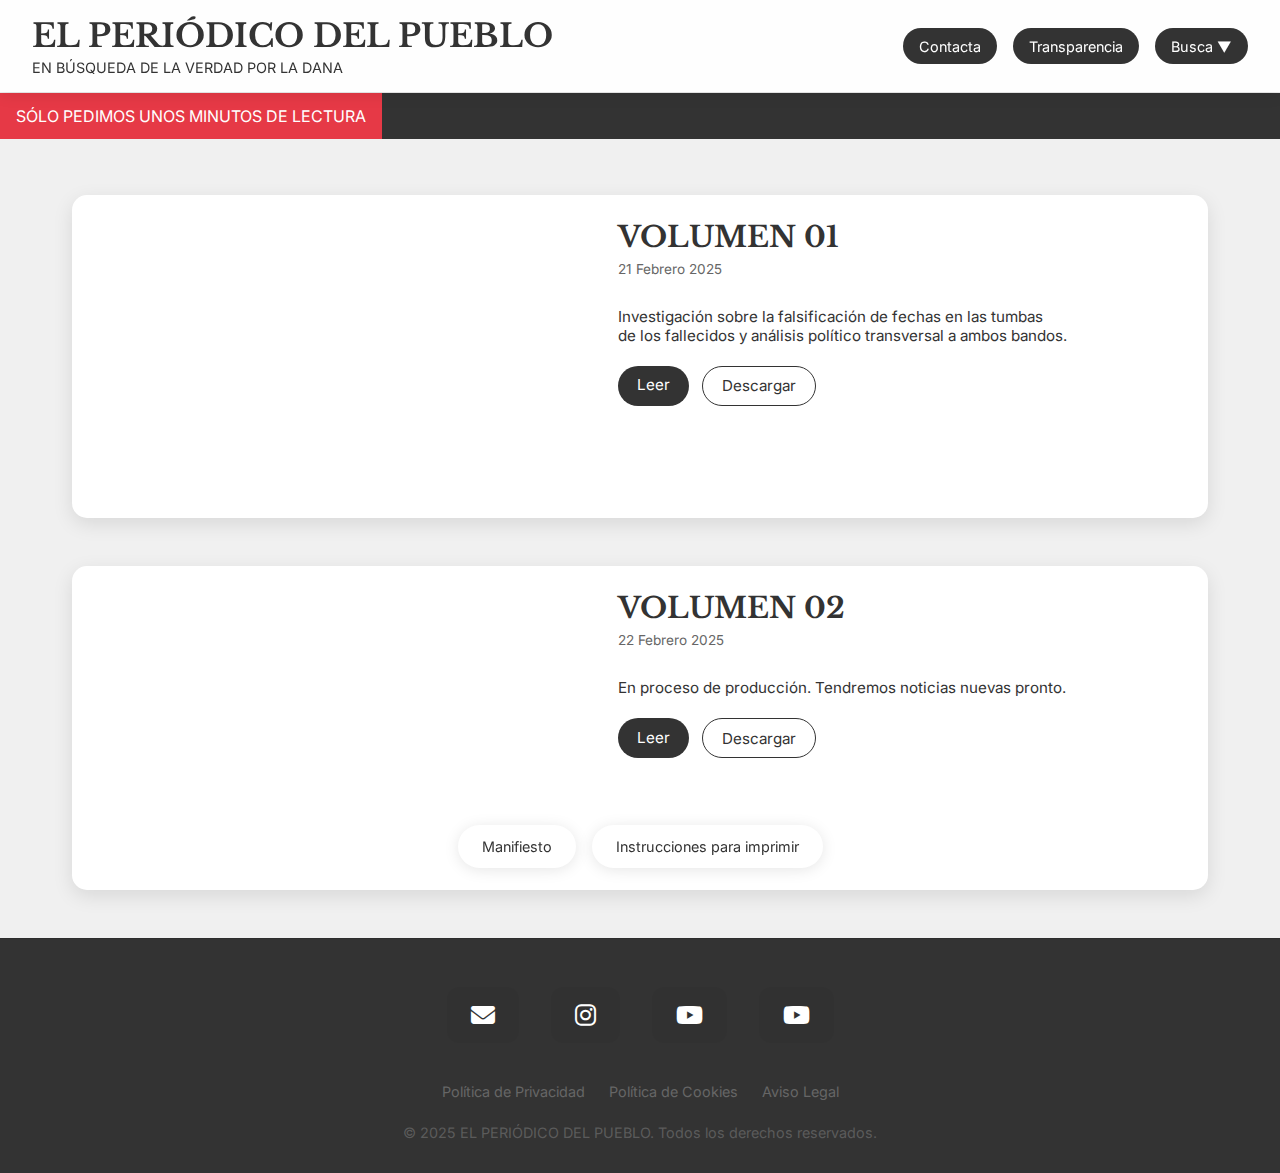
<file: index.html>
<!DOCTYPE html>
<html lang="es">
<head>
  <meta charset="UTF-8">
  <meta name="viewport" content="width=device-width, initial-scale=1.0">
  <title>EL PERIÓDICO DEL PUEBLO</title>
  <link rel="stylesheet" href="styles.css">
  <link href="https://fonts.googleapis.com/css2?family=Libre+Baskerville:wght@700&family=Inter:wght@100;400;500&display=swap" rel="stylesheet">
  <link rel="stylesheet" href="https://cdnjs.cloudflare.com/ajax/libs/font-awesome/6.5.1/css/all.min.css">
  <!-- Favicon con emoji de periódico -->
  <link rel="icon" href="data:image/svg+xml,
  <svg xmlns='http://www.w3.org/2000/svg' viewBox='0 0 24 24' width='64' height='64'>
      <text y='20' font-size='18' text-anchor='middle' x='50%'>📰</text>
  </svg>" type="image/svg+xml">
  <meta name="theme-color" content="#333333">
  <meta name="description" content="El Periódico del Pueblo - Noticias y actualidad">
  <link rel="preload" href="styles.css" as="style">
</head>
<body>
  <!-- ===== HEADER ===== -->
  <header class="navbar">
    <div class="brand">
      <a href="#posts" class="home-button">
        <h1 class="title">EL PERIÓDICO DEL PUEBLO</h1>
      </a>
      <p class="subtitle">EN BÚSQUEDA DE LA VERDAD POR LA DANA</p>
    </div>
    <nav class="nav-buttons">
      <a href="contacta_con_nosotros.html" class="nav-button">
        <span class="contact-text-long">Contacta</span>
      </a>
      <a href="transparencia.html" class="nav-button">Transparencia</a>
      <div class="dropdown">
        <button 
          class="dropdown-toggle" 
          id="dropdownBtn" 
          aria-haspopup="true" 
          aria-expanded="false"
          aria-controls="dropdownMenu">
          <span class="volumes-text"></span> ▼
        </button>
        <ul class="dropdown-menu" id="dropdownMenu">
          <li><a href="volumen01.html" class="dropdown-item">Volumen 01 - 21 Feb 2025</a></li>
          <li><a href="volumen02.html" class="dropdown-item">Volumen 02 - 22 Feb 2025</a></li>
        </ul>
      </div>
    </nav>
  </header>

  <!-- ===== LECTURA ROW ===== -->
  <section class="manifesto-row">
    <div class="manifesto-title-box">
      <p>SÓLO PEDIMOS UNOS MINUTOS DE LECTURA</p>
    </div>
    <div class="manifesto-scroll-box">
      <div class="scrolling-text">
        <p>
          Este diario ha sido redactado por gente que simplemente quiere que se la escuche. Lleno de preguntas que consideramos legítimas y un trabajo de investigación particular. <strong>Madres de niños que ya no están</strong>, hermanas que perdieron la mitad de sus vidas y afectados del pueblo y voluntarios en general con una tristeza que nos consume lentamente. Cansados de los sesgos políticos y con ganas de respuestas, nos hacemos cuestiones que creemos que nos acercan a la verdad.
        </p>
      </div>
    </div>
  </section>

  <!-- ===== POSTS CONTAINER (dos posts en columna vertical) ===== -->
  <section class="posts-container" id="posts">
    <article class="edition-card">
      <div class="post-grid">
        <div class="video-placeholder">
          <iframe 
            src="https://www.youtube.com/embed/5iU9fgIyoEM" 
            frameborder="0"
            allow="accelerometer; autoplay; clipboard-write; encrypted-media; gyroscope; picture-in-picture"
            allowfullscreen
            title="Video del Volumen 01">
          </iframe>
        </div>
        <div class="post-text">
          <header class="edition-header">
            <h2 class="edition-title">VOLUMEN 01</h2>
            <time class="edition-date">21 Febrero 2025</time>
          </header>
          <section class="edition-description">
            <p>Investigación sobre la falsificación de fechas en las tumbas<br>de los fallecidos y análisis político transversal a ambos bandos.</p>
          </section>
          <section class="edition-actions">
            <a href="https://drive.google.com/file/d/1c5xFTgrZsdw6ij6iYd-qJKHR8TFH9UdS/view?usp=sharing" 
               class="edition-button filled" 
               target="_blank" 
               rel="noopener noreferrer">Leer</a>
            <a href="https://drive.google.com/uc?export=download&id=1c5xFTgrZsdw6ij6iYd-qJKHR8TFH9UdS" 
               class="edition-button outlined" 
               download="volumen01.pdf">Descargar</a>
          </section>
        </div>
      </div>
    </article>
    <article class="edition-card">
      <div class="post-grid">
        <div class="video-placeholder">
          <div class="video-placeholder-inner"></div>
        </div>
        <div class="post-text">
          <header class="edition-header">
            <h2 class="edition-title">VOLUMEN 02</h2>
            <time class="edition-date">22 Febrero 2025</time>
          </header>
          <section class="edition-description">
            <p>En proceso de producción. Tendremos noticias nuevas pronto.</p>
          </section>
          <section class="edition-actions">
            <a href="volumen02.html" class="edition-button filled" target="_blank">Leer</a>
            <a href="#" class="edition-button outlined">Descargar</a>
          </section>
        </div>
      </div>
    </article>
  </section>

  <!-- ===== BOTÓN PARA MODAL DE INSTRUCCIONES ===== -->
  <div class="print-button-container">
    <div class="dropup">
        <button class="modal-button" id="manifestoButton">
            Manifiesto
        </button>
        <div class="dropup-content">
            <h3>Manifiesto</h3>
            <p>Contenido del manifiesto...</p>
        </div>
    </div>

    <div class="dropup">
        <button class="modal-button" id="printButton">
            <span class="print-text-long">Instrucciones para imprimir</span>
            <span class="print-text-short">Imprimir</span>
        </button>
        <div class="dropup-content">
            <h3>Instrucciones para imprimir</h3>
            <p>Para imprimir este periódico, simplemente acude a tu papelería de barrio y pide que te lo impriman en tamaño A3, a doble cara, en blanco y negro, y en un papel económico de bajo gramaje. No es necesario que te lo corten, doblen o grapen; puedes doblarlo tú mismo fácilmente en casa con un poco de paciencia.</p>
        </div>
    </div>
</div>

  <!-- ===== MODAL DE INSTRUCCIONES ===== -->
  <div 
    id="printModal" 
    class="modal" 
    role="dialog" 
    aria-labelledby="modalTitle" 
    aria-hidden="true"
    tabindex="-1">
    <div class="modal-content">
      <span class="close">&times;</span>
      <h2 id="modalTitle">Instrucciones para imprimir:</h2>
      <p>
        Es un formato A3 a doble cara en blanco y negro. Pide un papel de poco gramaje para la impresión o el papel más económico. No hace falta ni que lo corten y el doble de los papeles lo puedes hacer tú mismo.
      </p>
    </div>
  </div>

  <div id="manifiestoModal" class="modal">
    <div class="modal-content">
      <span class="close">&times;</span>
      <h2>Manifiesto</h2>
      <p>Lorem ipsum dolor sit amet, consectetur adipiscing elit. Sed do eiusmod tempor incididunt ut labore et dolore magna aliqua. Ut enim ad minim veniam, quis nostrud exercitation ullamco laboris nisi ut aliquip ex ea commodo consequat. Duis aute irure dolor in reprehenderit in voluptate velit esse cillum dolore eu fugiat nulla pariatur.</p>
    </div>
  </div>

  <!-- Cookie Banner -->
  <div id="cookieBanner" class="cookie-banner">
    <div class="cookie-content">
      <div class="cookie-header">
        <h3>🍪 Configuración de cookies</h3>
      </div>
      <p>Utilizamos cookies para mejorar tu experiencia. Selecciona las cookies que aceptas:</p>
      <div class="cookie-options">
        <label class="cookie-option">
          <input type="checkbox" checked disabled>
          <span>Necesarias (Requeridas)</span>
        </label>
        <label class="cookie-option">
          <input type="checkbox" id="analyticsCookies">
          <span>Analíticas</span>
        </label>
        <label class="cookie-option">
          <input type="checkbox" id="marketingCookies">
          <span>Marketing</span>
        </label>
      </div>
      <div class="cookie-buttons">
        <button id="acceptAllCookies" class="cookie-button accept">Aceptar todas</button>
        <button id="acceptSelectedCookies" class="cookie-button accept-selected">Aceptar seleccionadas</button>
        <button id="rejectCookies" class="cookie-button reject">Rechazar todas</button>
        <a href="politica-cookies.html" class="cookie-link">Más información</a>
      </div>
    </div>
  </div>

  <!-- Footer -->
  <footer class="footer">
    <div class="footer-container">
      <div class="footer-social">
        <a href="mailto:postdanavlc@gmail.com" class="social-link" title="Email">
          <i class="fas fa-envelope"></i>
        </a>
        <a href="https://instagram.com/periodico_del_pueblo" target="_blank" class="social-link" title="Instagram: @Periodico_del_pueblo">
          <i class="fab fa-instagram"></i>
        </a>
        <a href="https://youtube.com/@AfectadosDanaDeValencia" target="_blank" class="social-link" title="YouTube: @AfectadosDanaDeValencia">
          <i class="fab fa-youtube"></i>
        </a>
        <a href="https://youtube.com/@entrevistasperiodicodelpueblo" target="_blank" class="social-link" title="YouTube: @entrevistasperiodicodelpueblo">
          <i class="fab fa-youtube"></i>
        </a>
      </div>
      <div class="footer-links">
        <a href="politica-privacidad.html">Política de Privacidad</a>
        <a href="politica-cookies.html">Política de Cookies</a>
        <a href="aviso-legal.html">Aviso Legal</a>
      </div>
      <div class="footer-copyright">
        © 2025 EL PERIÓDICO DEL PUEBLO. Todos los derechos reservados.
      </div>
    </div>
  </footer>

  <script src="scripts.js" defer></script>
</body>
</html>
</file>
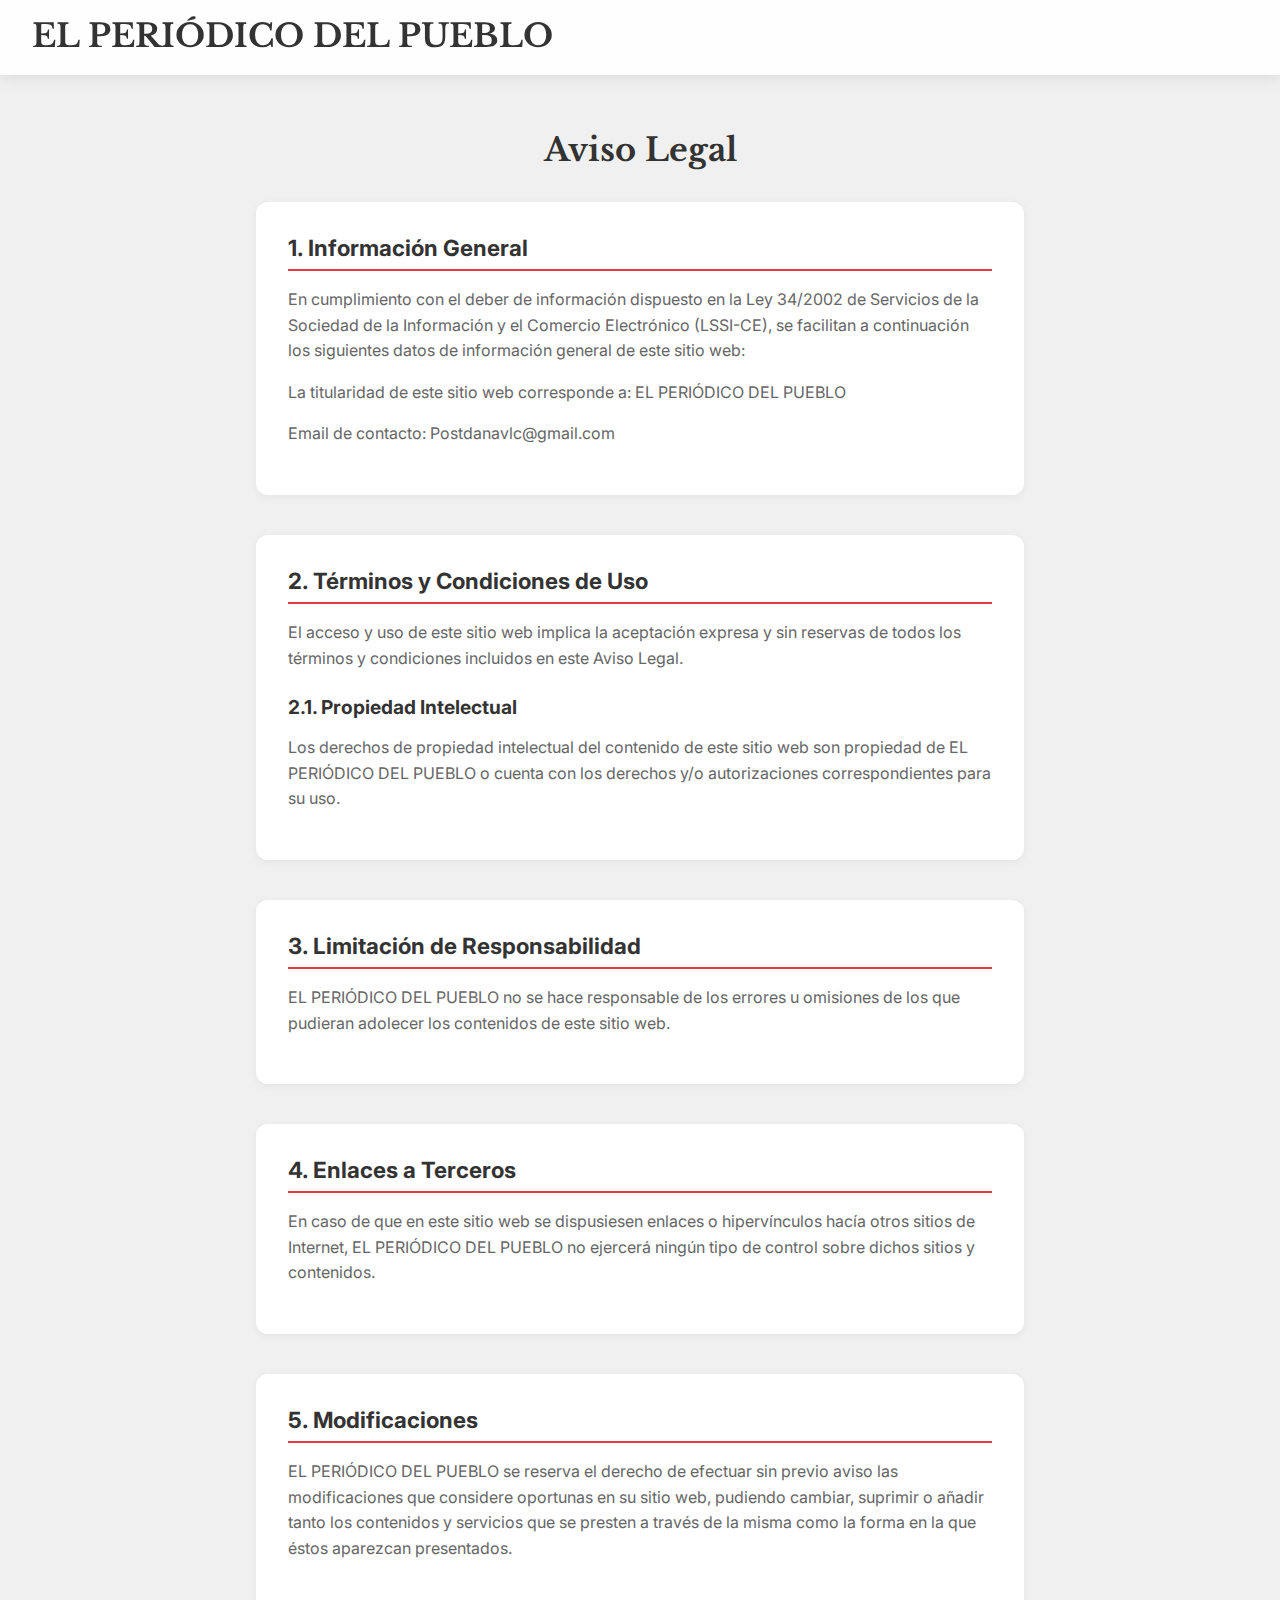
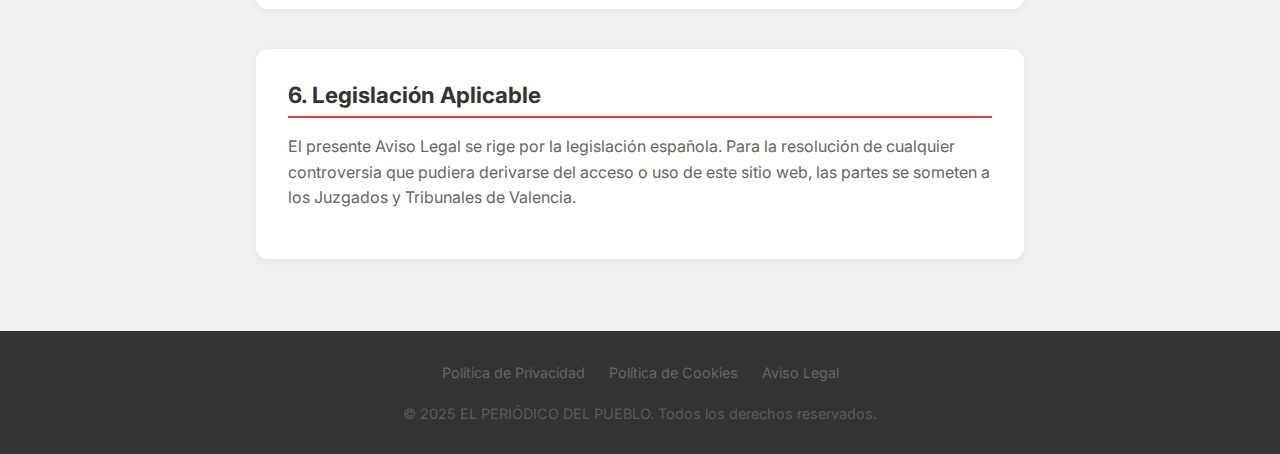
<file: aviso-legal.html>
<!DOCTYPE html>
<html lang="es">
<head>
  <meta charset="UTF-8">
  <meta name="viewport" content="width=device-width, initial-scale=1.0">
  <title>Aviso Legal - EL PERIÓDICO DEL PUEBLO</title>
  <link rel="stylesheet" href="styles.css">
  <link href="https://fonts.googleapis.com/css2?family=Libre+Baskerville:wght@700&family=Inter:wght@100;400;500&display=swap" rel="stylesheet">
</head>
<body>
  <header class="navbar">
    <div class="brand">
      <a href="index.html" class="home-button">
        <h1 class="title">EL PERIÓDICO DEL PUEBLO</h1>
      </a>
    </div>
  </header>

  <main class="content-container legal-content">
    <h1>Aviso Legal</h1>
    
    <section>
      <h2>1. Información General</h2>
      <p>En cumplimiento con el deber de información dispuesto en la Ley 34/2002 de Servicios de la Sociedad de la Información y el Comercio Electrónico (LSSI-CE), se facilitan a continuación los siguientes datos de información general de este sitio web:</p>
      <p>La titularidad de este sitio web corresponde a: EL PERIÓDICO DEL PUEBLO</p>
      <p>Email de contacto: Postdanavlc@gmail.com</p>
    </section>

    <section>
      <h2>2. Términos y Condiciones de Uso</h2>
      <p>El acceso y uso de este sitio web implica la aceptación expresa y sin reservas de todos los términos y condiciones incluidos en este Aviso Legal.</p>
      <h3>2.1. Propiedad Intelectual</h3>
      <p>Los derechos de propiedad intelectual del contenido de este sitio web son propiedad de EL PERIÓDICO DEL PUEBLO o cuenta con los derechos y/o autorizaciones correspondientes para su uso.</p>
    </section>

    <section>
      <h2>3. Limitación de Responsabilidad</h2>
      <p>EL PERIÓDICO DEL PUEBLO no se hace responsable de los errores u omisiones de los que pudieran adolecer los contenidos de este sitio web.</p>
    </section>

    <section>
      <h2>4. Enlaces a Terceros</h2>
      <p>En caso de que en este sitio web se dispusiesen enlaces o hipervínculos hacía otros sitios de Internet, EL PERIÓDICO DEL PUEBLO no ejercerá ningún tipo de control sobre dichos sitios y contenidos.</p>
    </section>

    <section>
      <h2>5. Modificaciones</h2>
      <p>EL PERIÓDICO DEL PUEBLO se reserva el derecho de efectuar sin previo aviso las modificaciones que considere oportunas en su sitio web, pudiendo cambiar, suprimir o añadir tanto los contenidos y servicios que se presten a través de la misma como la forma en la que éstos aparezcan presentados.</p>
    </section>

    <section>
      <h2>6. Legislación Aplicable</h2>
      <p>El presente Aviso Legal se rige por la legislación española. Para la resolución de cualquier controversia que pudiera derivarse del acceso o uso de este sitio web, las partes se someten a los Juzgados y Tribunales de Valencia.</p>
    </section>
  </main>

  <footer class="footer">
    <div class="footer-container">
      <div class="footer-links">
        <a href="politica-privacidad.html">Política de Privacidad</a>
        <a href="politica-cookies.html">Política de Cookies</a>
        <a href="aviso-legal.html">Aviso Legal</a>
      </div>
      <div class="footer-copyright">
        © 2025 EL PERIÓDICO DEL PUEBLO. Todos los derechos reservados.
      </div>
    </div>
  </footer>

  <script src="scripts.js" defer></script>
</body>
</html>
</file>
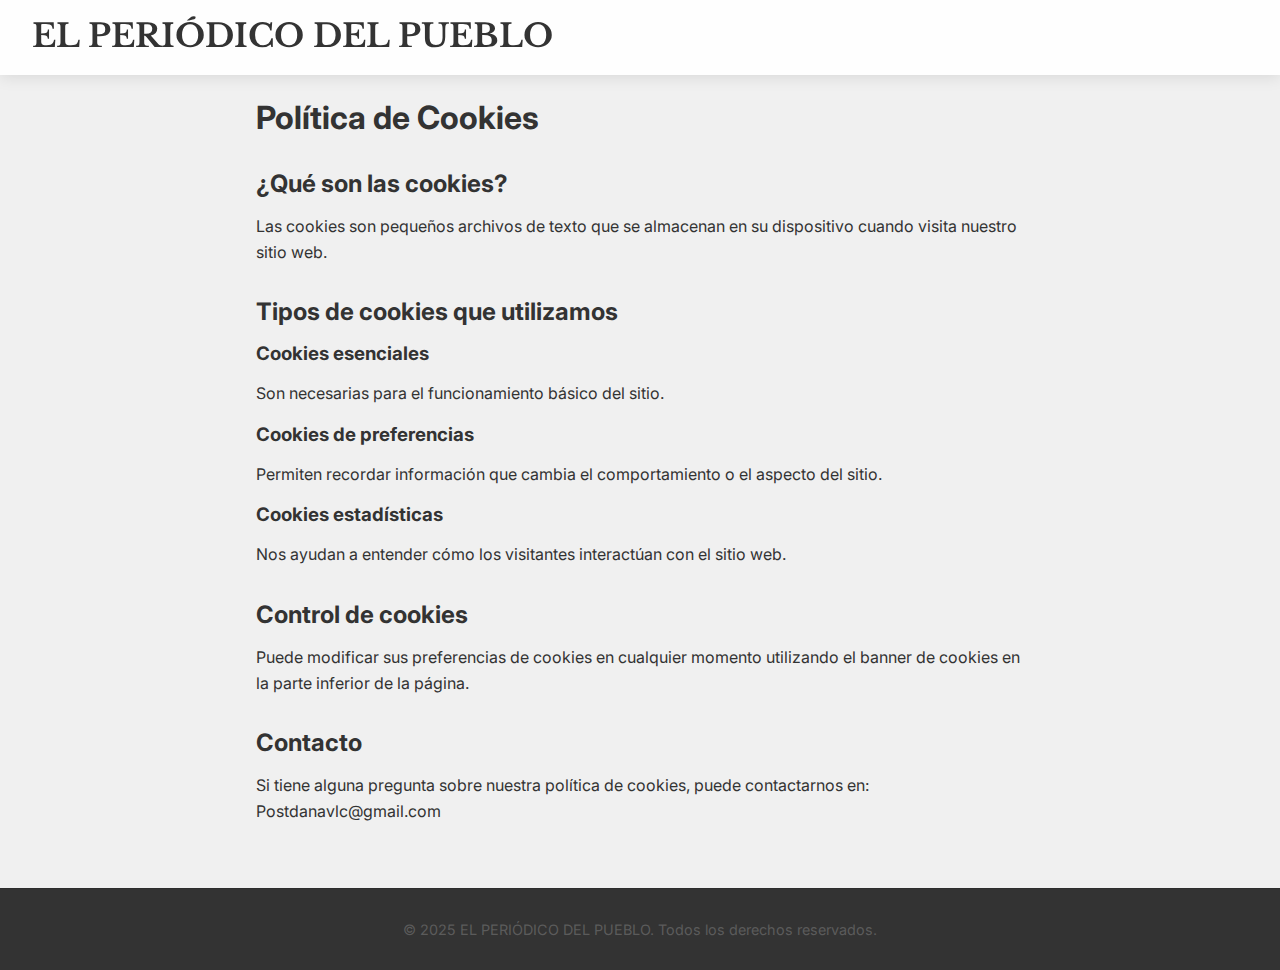
<file: politica-cookies.html>
<!DOCTYPE html>
<html lang="es">
<head>
  <meta charset="UTF-8">
  <meta name="viewport" content="width=device-width, initial-scale=1.0">
  <title>Política de Cookies - EL PERIÓDICO DEL PUEBLO</title>
  <link rel="stylesheet" href="styles.css">
  <link href="https://fonts.googleapis.com/css2?family=Libre+Baskerville:wght@700&family=Inter:wght@100;400;500&display=swap" rel="stylesheet">
</head>
<body>
  <header class="navbar">
    <div class="brand">
      <a href="index.html" class="home-button">
        <h1 class="title">EL PERIÓDICO DEL PUEBLO</h1>
      </a>
    </div>
  </header>

  <main class="content-container">
    <h1>Política de Cookies</h1>
    
    <section>
      <h2>¿Qué son las cookies?</h2>
      <p>Las cookies son pequeños archivos de texto que se almacenan en su dispositivo cuando visita nuestro sitio web.</p>
    </section>

    <section>
      <h2>Tipos de cookies que utilizamos</h2>
      <h3>Cookies esenciales</h3>
      <p>Son necesarias para el funcionamiento básico del sitio.</p>
      
      <h3>Cookies de preferencias</h3>
      <p>Permiten recordar información que cambia el comportamiento o el aspecto del sitio.</p>
      
      <h3>Cookies estadísticas</h3>
      <p>Nos ayudan a entender cómo los visitantes interactúan con el sitio web.</p>
    </section>

    <section>
      <h2>Control de cookies</h2>
      <p>Puede modificar sus preferencias de cookies en cualquier momento utilizando el banner de cookies en la parte inferior de la página.</p>
    </section>

    <section>
      <h2>Contacto</h2>
      <p>Si tiene alguna pregunta sobre nuestra política de cookies, puede contactarnos en: Postdanavlc@gmail.com</p>
    </section>
  </main>

  <footer class="footer">
    <div class="footer-container">
      <div class="footer-copyright">
        © 2025 EL PERIÓDICO DEL PUEBLO. Todos los derechos reservados.
      </div>
    </div>
  </footer>

  <script src="scripts.js" defer></script>
</body>
</html>
</file>
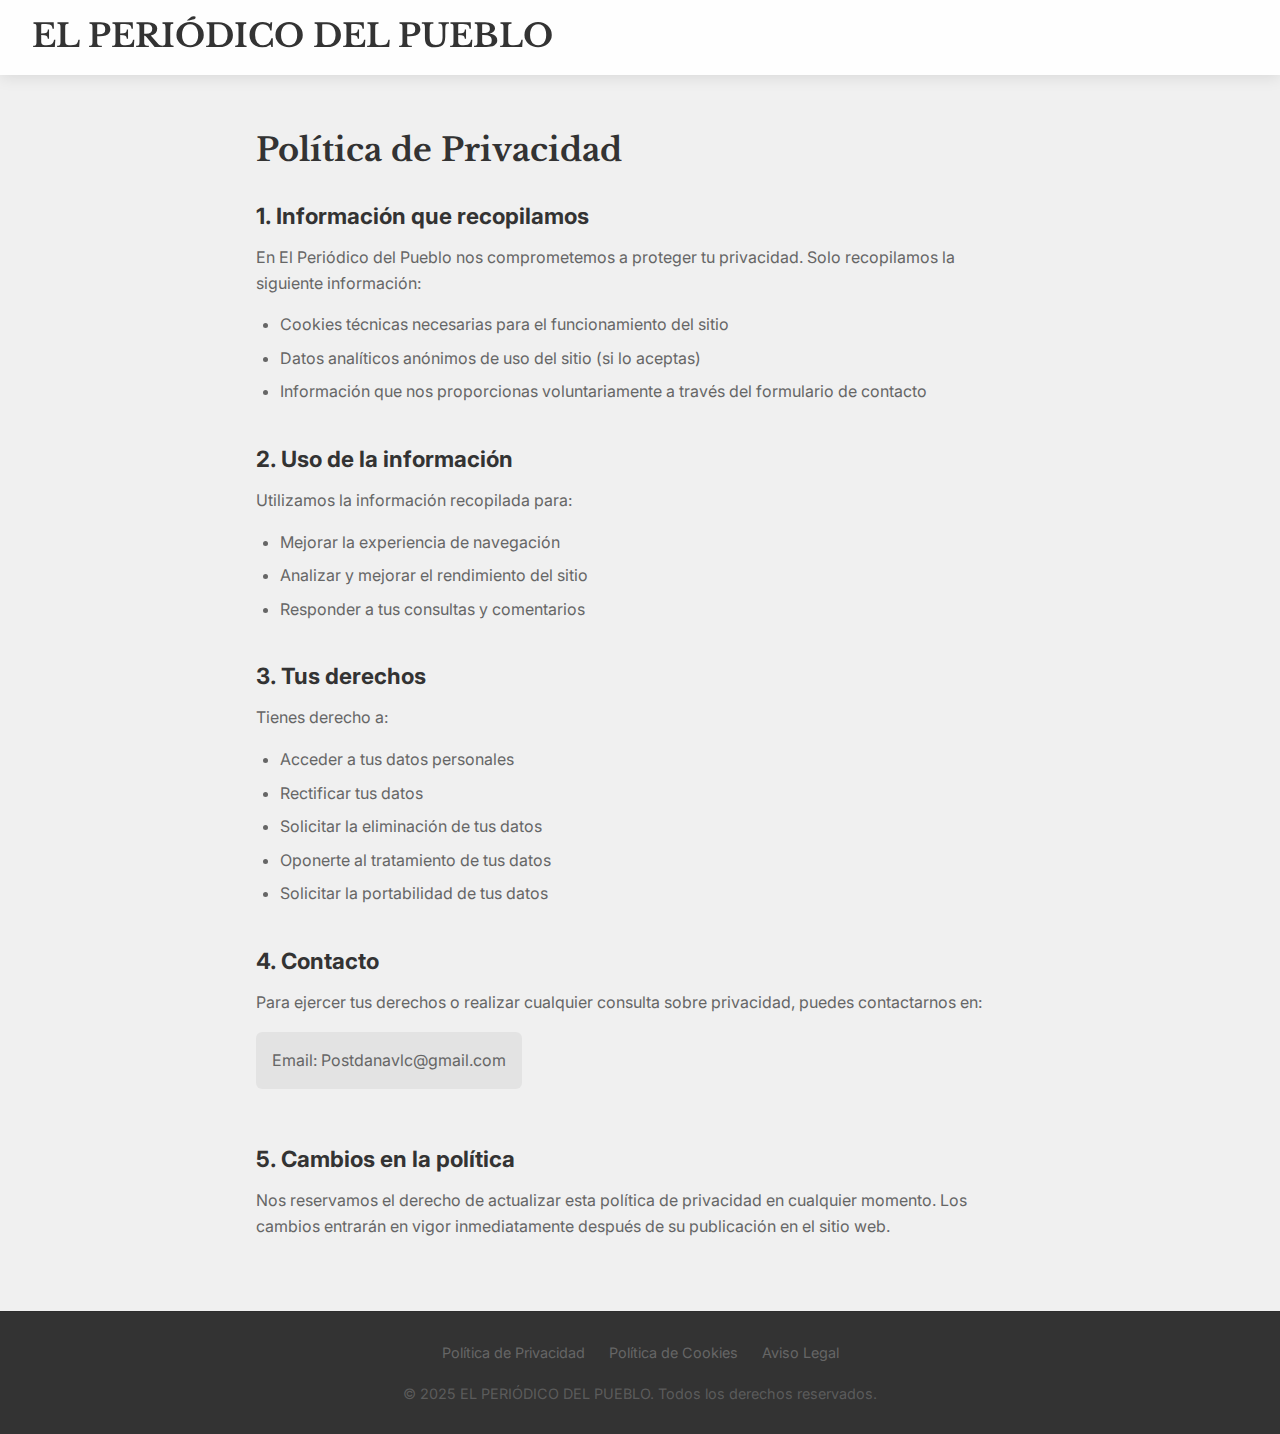
<file: politica-privacidad.html>
<!DOCTYPE html>
<html lang="es">
<head>
  <meta charset="UTF-8">
  <meta name="viewport" content="width=device-width, initial-scale=1.0">
  <title>Política de Privacidad - EL PERIÓDICO DEL PUEBLO</title>
  <link rel="stylesheet" href="styles.css">
  <link href="https://fonts.googleapis.com/css2?family=Libre+Baskerville:wght@700&family=Inter:wght@100;400;500&display=swap" rel="stylesheet">
</head>
<body>
  <header class="navbar">
    <div class="brand">
      <a href="index.html" class="home-button">
        <h1 class="title">EL PERIÓDICO DEL PUEBLO</h1>
      </a>
    </div>
  </header>

  <main class="content-container privacy-content">
    <h1>Política de Privacidad</h1>
    
    <section>
      <h2>1. Información que recopilamos</h2>
      <p>En El Periódico del Pueblo nos comprometemos a proteger tu privacidad. Solo recopilamos la siguiente información:</p>
      <ul>
        <li>Cookies técnicas necesarias para el funcionamiento del sitio</li>
        <li>Datos analíticos anónimos de uso del sitio (si lo aceptas)</li>
        <li>Información que nos proporcionas voluntariamente a través del formulario de contacto</li>
      </ul>
    </section>

    <section>
      <h2>2. Uso de la información</h2>
      <p>Utilizamos la información recopilada para:</p>
      <ul>
        <li>Mejorar la experiencia de navegación</li>
        <li>Analizar y mejorar el rendimiento del sitio</li>
        <li>Responder a tus consultas y comentarios</li>
      </ul>
    </section>

    <section>
      <h2>3. Tus derechos</h2>
      <p>Tienes derecho a:</p>
      <ul>
        <li>Acceder a tus datos personales</li>
        <li>Rectificar tus datos</li>
        <li>Solicitar la eliminación de tus datos</li>
        <li>Oponerte al tratamiento de tus datos</li>
        <li>Solicitar la portabilidad de tus datos</li>
      </ul>
    </section>

    <section>
      <h2>4. Contacto</h2>
      <p>Para ejercer tus derechos o realizar cualquier consulta sobre privacidad, puedes contactarnos en:</p>
      <p class="contact-info">Email: Postdanavlc@gmail.com</p>
    </section>

    <section>
      <h2>5. Cambios en la política</h2>
      <p>Nos reservamos el derecho de actualizar esta política de privacidad en cualquier momento. Los cambios entrarán en vigor inmediatamente después de su publicación en el sitio web.</p>
    </section>
  </main>

  <footer class="footer">
    <div class="footer-container">
      <div class="footer-links">
        <a href="politica-privacidad.html">Política de Privacidad</a>
        <a href="politica-cookies.html">Política de Cookies</a>
        <a href="aviso-legal.html">Aviso Legal</a>
      </div>
      <div class="footer-copyright">
        © 2025 EL PERIÓDICO DEL PUEBLO. Todos los derechos reservados.
      </div>
    </div>
  </footer>

  <script src="scripts.js" defer></script>
</body>
</html>
</file>
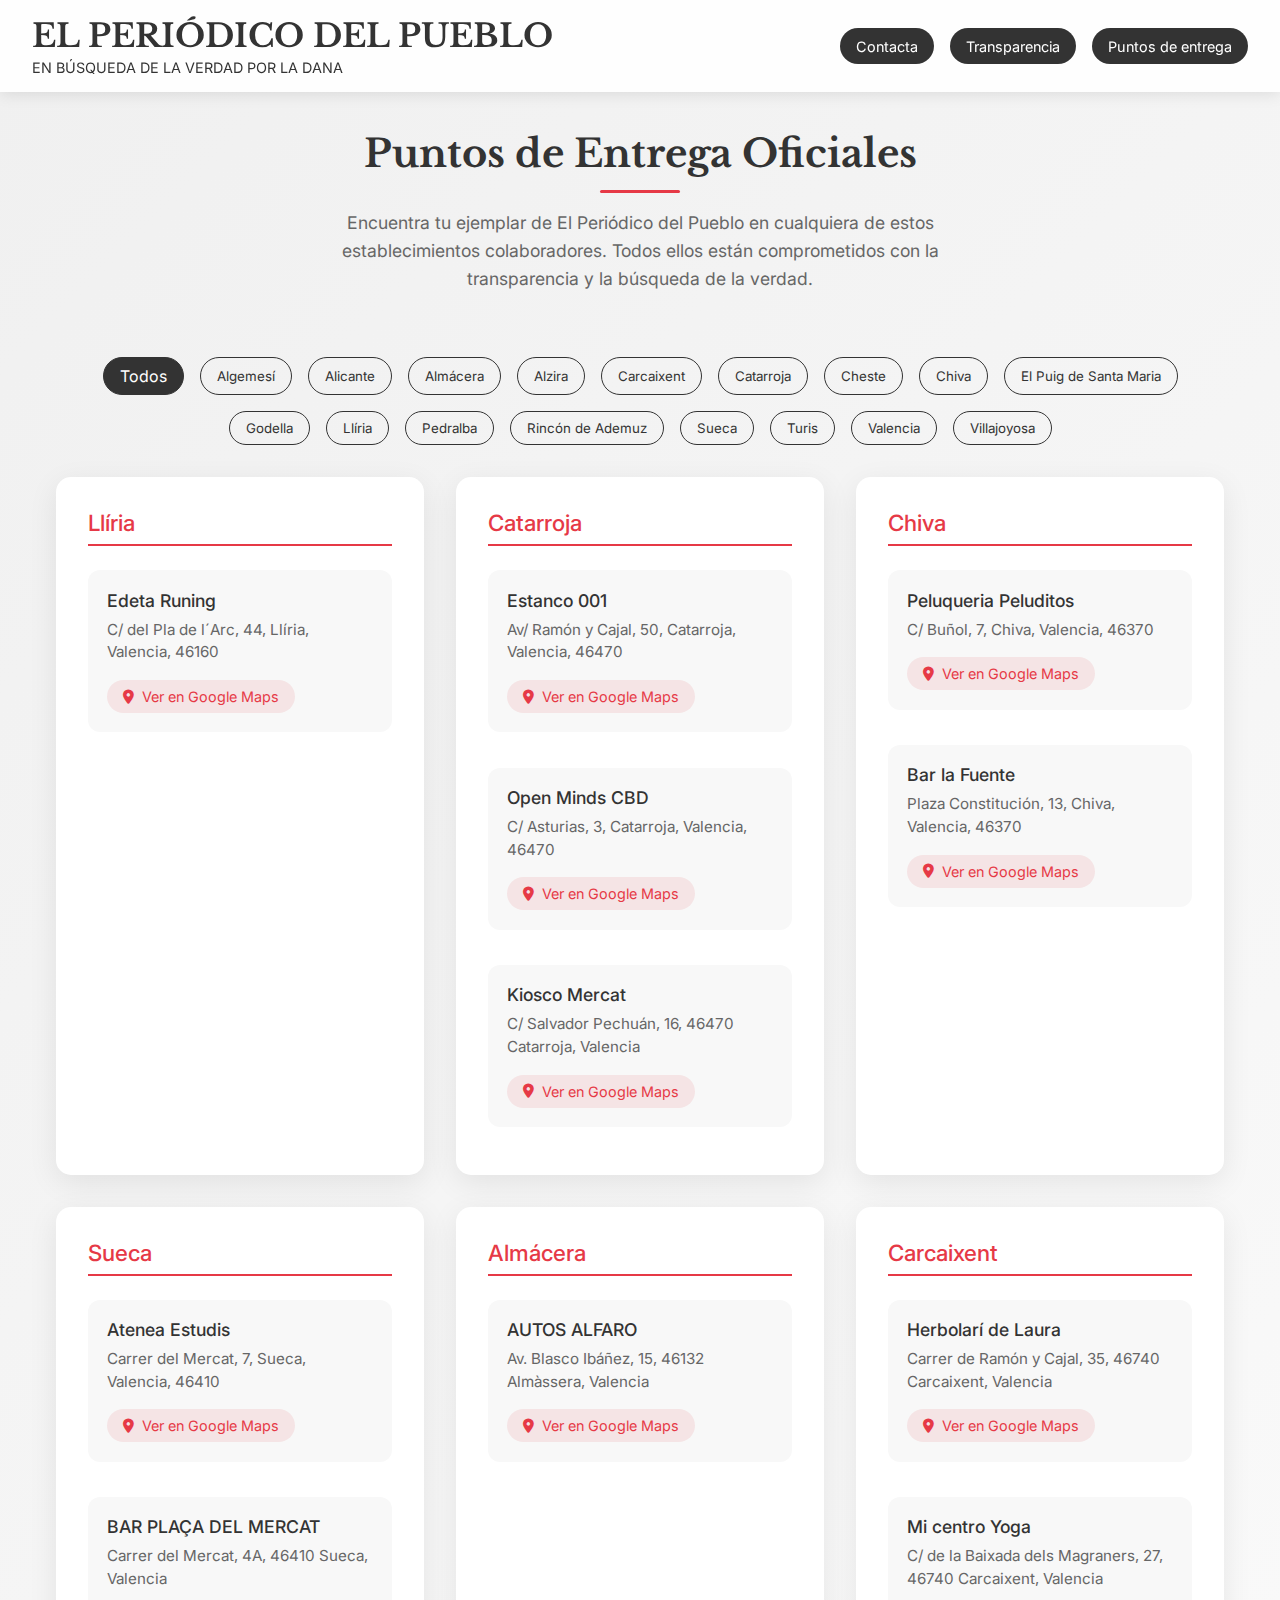
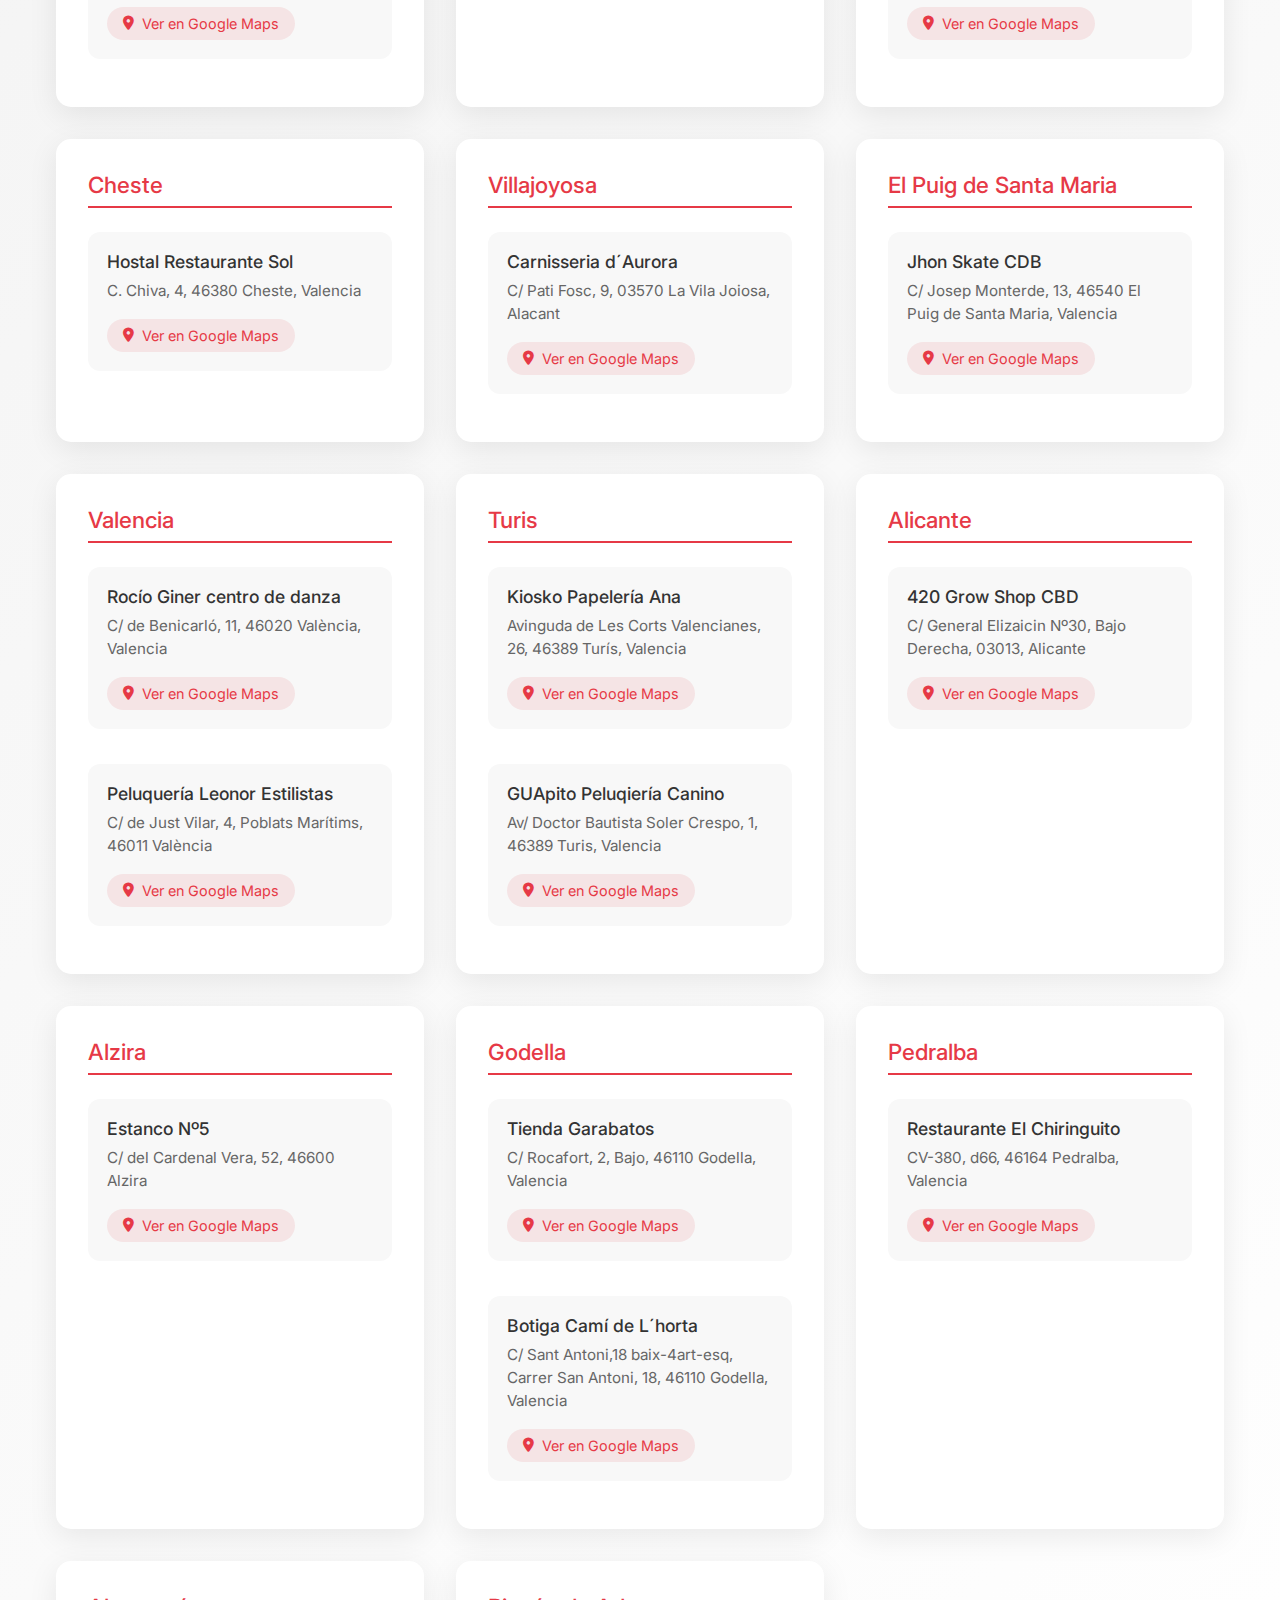
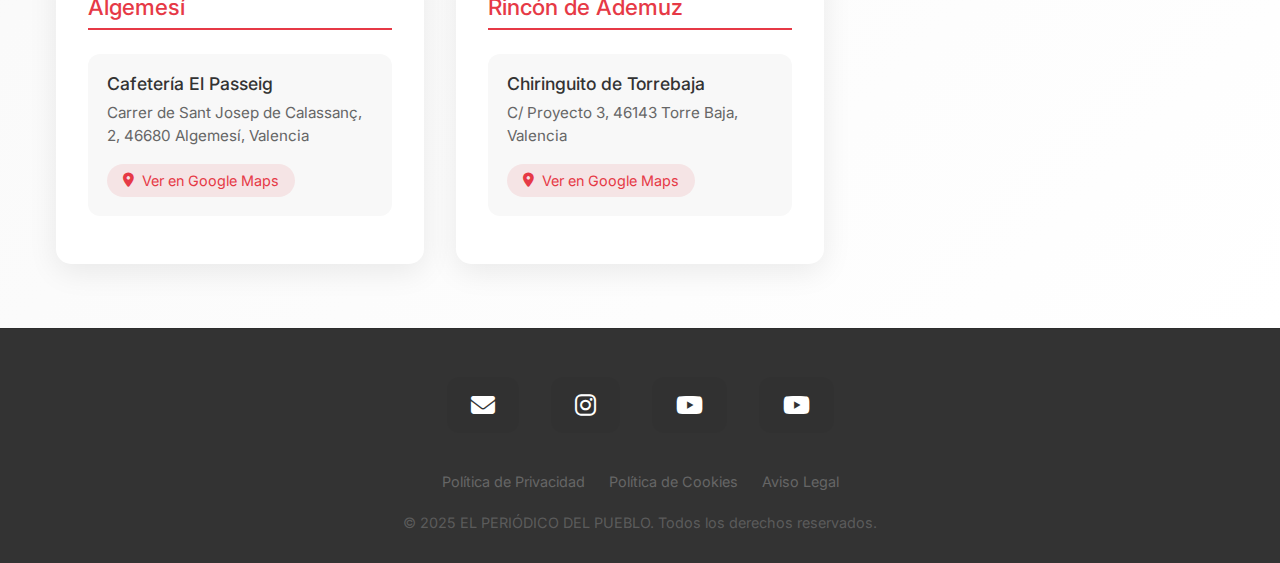
<file: puntos_de_entrega.html>
<!DOCTYPE html>
<html lang="es">
<head>
  <meta charset="UTF-8">
  <meta name="viewport" content="width=device-width, initial-scale=1.0">
  <title>Puntos de Entrega - EL PERIÓDICO DEL PUEBLO</title>
  <link rel="stylesheet" href="styles.css">
  <link href="https://fonts.googleapis.com/css2?family=Libre+Baskerville:wght@700&family=Inter:wght@100;400;500&display=swap" rel="stylesheet">
  <link rel="stylesheet" href="https://cdnjs.cloudflare.com/ajax/libs/font-awesome/6.5.1/css/all.min.css">
  <!-- Favicon con emoji de periódico -->
  <link rel="icon" href="data:image/svg+xml,
  <svg xmlns='http://www.w3.org/2000/svg' viewBox='0 0 24 24' width='64' height='64'>
      <text y='20' font-size='18' text-anchor='middle' x='50%'>📰</text>
  </svg>" type="image/svg+xml">
  <meta name="theme-color" content="#333333">
  <style>
    .delivery-points {
      padding: 2rem 0;
      background: linear-gradient(135deg, var(--color-bg) 0%, var(--color-white) 100%);
    }

    .location-filter {
      display: flex;
      justify-content: center;
      gap: 1rem;
      margin-bottom: 2rem;
      flex-wrap: wrap;
    }

    .filter-button {
      padding: 0.5rem 1rem;
      border: 1px solid var(--color-primary);
      border-radius: 20px;
      background: transparent;
      color: var(--color-primary);
      cursor: pointer;
      transition: all 0.3s ease;
    }

    .filter-button.active {
      background: var(--color-primary);
      color: white;
    }

    .filter-button:hover {
      background: var(--accent);
      border-color: var(--accent);
      color: white;
    }

    .points-container {
      position: relative;
      max-width: 1200px;
      margin: 0 auto;
      padding: 2rem 1rem;
    }

    .points-header {
      text-align: center;
      margin-bottom: 4rem;
    }

    .points-title {
      text-align: center;
      font-size: 2.4rem;
      margin-bottom: 1rem;
      color: var(--color-primary);
      font-family: 'Libre Baskerville', serif;
      position: relative;
      padding-bottom: 1rem;
    }

    .points-title::after {
      content: '';
      position: absolute;
      bottom: 0;
      left: 50%;
      transform: translateX(-50%);
      width: 80px;
      height: 3px;
      background: var(--accent);
      border-radius: 2px;
    }

    .points-description {
      font-size: 1.1rem;
      color: var(--color-secondary);
      max-width: 700px;
      margin: 0 auto;
      line-height: 1.6;
    }

    .points-grid {
      display: grid;
      grid-template-columns: repeat(auto-fill, minmax(350px, 1fr));
      gap: 2rem;
      margin-top: 2rem;
    }

    .point-card {
      background: var(--color-white);
      border-radius: 15px;
      padding: 2rem;
      box-shadow: 0 8px 30px rgba(0,0,0,0.08);
      transition: all 0.3s var(--ease-out-expo);
      position: relative;
      overflow: hidden;
      opacity: 1;
      transform: translateY(0);
    }

    .point-card::before {
      content: '';
      position: absolute;
      top: 0;
      left: 0;
      width: 100%;
      height: 4px;
      background: var(--accent);
      transform: scaleX(0);
      transform-origin: left;
      transition: transform 0.3s var(--ease-out-expo);
    }

    .point-card.hidden {
      display: none;
      opacity: 0;
      transform: translateY(20px);
    }

    .point-card:hover {
      transform: translateY(-5px);
      box-shadow: 0 12px 40px rgba(0,0,0,0.12);
    }

    .point-card:hover::before {
      transform: scaleX(1);
    }

    .point-location {
      font-size: 1.4rem;
      font-weight: 500;
      color: var(--accent);
      margin-bottom: 1.5rem;
      padding-bottom: 0.5rem;
      border-bottom: 2px solid var(--accent);
      display: flex;
      align-items: center;
      gap: 0.5rem;
    }

    .point-location i {
      font-size: 1.2rem;
    }

    .location-list {
      display: flex;
      flex-direction: column;
      gap: 1.2rem;
    }

    .location-item {
      padding: 1.2rem;
      background: #f8f8f8;
      border-radius: 12px;
      transition: transform 0.3s ease;
      margin-bottom: 1rem;
    }

    .location-item:hover {
      transform: translateX(5px);
    }

    .point-name {
      font-weight: bold;
      color: var(--color-primary);
      margin-bottom: 0.5rem;
      font-size: 1.1rem;
      font-weight: 500;
    }

    .point-address {
      color: var(--color-secondary);
      font-size: 0.95rem;
      margin-bottom: 1rem;
      line-height: 1.5;
    }

    .map-link {
      display: inline-flex;
      align-items: center;
      gap: 0.5rem;
      color: var(--accent);
      text-decoration: none;
      font-size: 0.9rem;
      transition: color 0.3s ease;
      padding: 0.5rem 1rem;
      border-radius: 20px;
      background: rgba(230, 57, 70, 0.1);
      transition: all 0.3s ease;
    }

    .map-link:hover {
      color: var(--color-primary);
      background: var(--accent);
      color: white;
      transform: translateY(-2px);
    }

    @media (max-width: 768px) {
      .delivery-points {
        padding: 2rem 0;
      }

      .points-header {
        margin-bottom: 2rem;
      }

      .points-title {
        font-size: 1.8rem;
        margin-bottom: 1rem;
      }

      .points-description {
        font-size: 1rem;
        padding: 0 1rem;
      }

      .points-grid {
        grid-template-columns: 1fr;
        gap: 1.5rem;
        padding: 1rem;
      }

      .point-card {
        padding: 1.5rem;
      }

      .point-name {
        font-size: 1.3rem;
      }

      .point-button {
        width: 100%;
        justify-content: center;
        padding: 0.7rem 1rem;
      }

      .filter-button {
        font-size: 0.9rem;
        padding: 0.4rem 0.8rem;
      }

      .points-container {
        padding: 1rem;
      }

      .location-item {
        padding: 1rem;
      }
    }

    /* Añadir esta regla específica para el botón "Todos" */
    a.filter-button {
      text-decoration: none;
    }
  </style>
</head>
<body>
  <!-- ===== HEADER ===== -->
  <header class="navbar">
    <div class="brand">
      <a href="#main" class="home-button">
        <h1 class="title">EL PERIÓDICO DEL PUEBLO</h1>
      </a>
      <p class="subtitle">EN BÚSQUEDA DE LA VERDAD POR LA DANA</p>
    </div>
    <nav class="nav-buttons">
      <a href="contacta_con_nosotros.html" class="nav-button">
        <span class="contact-text-long">Contacta</span>
      </a>
      <a href="transparencia.html" class="nav-button">Transparencia</a>
      <a href="puntos_de_entrega.html" class="nav-button">Puntos de entrega</a>
    </nav>
  </header>

  <!-- Main Content -->
  <main class="delivery-points">
    <div class="points-container">
      <div class="points-header">
        <h2 class="points-title">Puntos de Entrega Oficiales</h2>
        <p class="points-description">
          Encuentra tu ejemplar de El Periódico del Pueblo en cualquiera de estos establecimientos colaboradores. 
          Todos ellos están comprometidos con la transparencia y la búsqueda de la verdad.
        </p>
      </div>

      <div class="location-filter" id="locationFilter">
        <a href="puntos_de_entrega.html" class="filter-button active">Todos</a>
        <!-- Los botones de filtro se generarán dinámicamente -->
      </div>

      <div class="points-grid" id="pointsGrid">
        <!-- Las tarjetas se generarán dinámicamente -->
      </div>
    </div>
  </main>

  <!-- ===== FOOTER ===== -->
  <footer class="footer">
    <div class="footer-container">
      <div class="footer-social">
        <a href="mailto:postdanavlc@gmail.com" class="social-link" title="Email">
          <i class="fas fa-envelope"></i>
        </a>
        <a href="https://instagram.com/periodico_del_pueblo" target="_blank" class="social-link" title="Instagram: @Periodico_del_pueblo">
          <i class="fab fa-instagram"></i>
        </a>
        <a href="https://youtube.com/@AfectadosDanaDeValencia" target="_blank" class="social-link" title="YouTube: @AfectadosDanaDeValencia">
          <i class="fab fa-youtube"></i>
        </a>
        <a href="https://youtube.com/@entrevistasperiodicodelpueblo" target="_blank" class="social-link" title="YouTube: @entrevistasperiodicodelpueblo">
          <i class="fab fa-youtube"></i>
        </a>
      </div>
      <div class="footer-links">
        <a href="politica-privacidad.html">Política de Privacidad</a>
        <a href="politica-cookies.html">Política de Cookies</a>
        <a href="aviso-legal.html">Aviso Legal</a>
      </div>
      <div class="footer-copyright">
        © 2025 EL PERIÓDICO DEL PUEBLO. Todos los derechos reservados.
      </div>
    </div>
  </footer>

  <script>
    // Datos de los puntos de entrega
    const deliveryPoints = [
      {
        location: 'Llíria',
        name: 'Edeta Runing',
        address: 'C/ del Pla de l´Arc, 44, Llíria, Valencia, 46160',
        mapsUrl: 'https://maps.app.goo.gl/jGz852B66zShToNy5'
      },
      {
        location: 'Catarroja',
        name: 'Estanco 001',
        address: 'Av/ Ramón y Cajal, 50, Catarroja, Valencia, 46470',
        mapsUrl: 'https://maps.app.goo.gl/MrX7TLJeuhyAupcc6'
      },
      {
        location: 'Catarroja',
        name: 'Open Minds CBD',
        address: 'C/ Asturias, 3, Catarroja, Valencia, 46470',
        mapsUrl: 'https://maps.app.goo.gl/8mF3RiZjfqtQ1nAe6'
      },
      {
        location: 'Chiva',
        name: 'Peluqueria Peluditos',
        address: 'C/ Buñol, 7, Chiva, Valencia, 46370',
        mapsUrl: 'https://maps.app.goo.gl/qdGfdZrTvuH2h1WX9'
      },
      {
        location: 'Chiva',
        name: 'Bar la Fuente',
        address: 'Plaza Constitución, 13, Chiva, Valencia, 46370',
        mapsUrl: 'https://maps.app.goo.gl/oZme82J97uDLrBiB9'
      },
      {
        location: 'Sueca',
        name: 'Atenea Estudis',
        address: 'Carrer del Mercat, 7, Sueca, Valencia, 46410',
        mapsUrl: 'https://maps.app.goo.gl/8kkty5Qvc4JhVFuSA'
      },
      {
        location: 'Sueca',
        name: 'BAR PLAÇA DEL MERCAT',
        address: 'Carrer del Mercat, 4A, 46410 Sueca, Valencia',
        mapsUrl: 'https://maps.app.goo.gl/RtSB9Rv1Qrun3kCU8'
      },
      {
        location: 'Almácera',
        name: 'AUTOS ALFARO',
        address: 'Av. Blasco Ibáñez, 15, 46132 Almàssera, Valencia',
        mapsUrl: 'https://maps.app.goo.gl/oHe3WaAEKU7KyoHZ9'
      },
      {
        location: 'Carcaixent',
        name: 'Herbolarí de Laura',
        address: 'Carrer de Ramón y Cajal, 35, 46740 Carcaixent, Valencia',
        mapsUrl: 'https://maps.app.goo.gl/WcgkMdjjnZ3Dsthi7'
      },
      {
        location: 'Cheste',
        name: 'Hostal Restaurante Sol',
        address: 'C. Chiva, 4, 46380 Cheste, Valencia',
        mapsUrl: 'https://maps.app.goo.gl/mm3b5oFybNNypsQHA'
      },
      {
        location: 'Villajoyosa',
        name: 'Carnisseria d´Aurora',
        address: 'C/ Pati Fosc, 9, 03570 La Vila Joiosa, Alacant',
        mapsUrl: 'https://maps.app.goo.gl/bxf1L6zXmrGnfxyF7'
      },
      {
        location: 'El Puig de Santa Maria',
        name: 'Jhon Skate CDB',
        address: 'C/ Josep Monterde, 13, 46540 El Puig de Santa Maria, Valencia',
        mapsUrl: 'https://maps.app.goo.gl/vQ3soxZ9zPQZn1JUA'
      },
      {
        location: 'Carcaixent',
        name: 'Mi centro Yoga',
        address: 'C/ de la Baixada dels Magraners, 27, 46740 Carcaixent, Valencia',
        mapsUrl: 'https://maps.app.goo.gl/VZpLKcdCz3QmmhXa9'
      },
      {
        location: 'Valencia',
        name: 'Rocío Giner centro de danza',
        address: 'C/ de Benicarló, 11, 46020 València, Valencia',
        mapsUrl: 'https://maps.app.goo.gl/RTVjftEHRCw2kq1dA'
      },
      {
        location: 'Turis',
        name: 'Kiosko Papelería Ana',
        address: 'Avinguda de Les Corts Valencianes, 26, 46389 Turís, Valencia',
        mapsUrl: 'https://maps.app.goo.gl/MDMZpExjkYBXQMSQ6'
      },
      {
        location: 'Valencia',
        name: 'Peluquería Leonor Estilistas',
        address: 'C/ de Just Vilar, 4, Poblats Marítims, 46011 València',
        mapsUrl: 'https://maps.app.goo.gl/efj1j61sRbyjrHvW7'
      },
      {
        location: 'Alicante',
        name: '420 Grow Shop CBD',
        address: 'C/ General Elizaicin Nº30, Bajo Derecha, 03013, Alicante',
        mapsUrl: 'https://maps.app.goo.gl/NejN7qgueWThGrMC7'
      },
      {
        location: 'Turis',
        name: 'GUApito Peluqiería Canino',
        address: 'Av/ Doctor Bautista Soler Crespo, 1, 46389 Turis, Valencia',
        mapsUrl: 'https://maps.app.goo.gl/Pkc1FgSzEjZwrsjX7'
      },
      {
        location: 'Alzira',
        name: 'Estanco Nº5',
        address: 'C/ del Cardenal Vera, 52, 46600 Alzira',
        mapsUrl: 'https://maps.app.goo.gl/MoDrPMqLbXXpfrco6'
      },
      {
        location: 'Godella',
        name: 'Tienda Garabatos',
        address: 'C/ Rocafort, 2, Bajo, 46110 Godella, Valencia',
        mapsUrl: 'https://maps.app.goo.gl/go3ycuT1Q4BLJFos7'
      },
      {
        location: 'Godella',
        name: 'Botiga Camí de L´horta',
        address: 'C/ Sant Antoni,18 baix-4art-esq, Carrer San Antoni, 18, 46110 Godella, Valencia',
        mapsUrl: 'https://maps.app.goo.gl/3X5CQXxaKMjdECS4A'
      },
      {
        location: 'Pedralba',
        name: 'Restaurante El Chiringuito',
        address: 'CV-380, d66, 46164 Pedralba, Valencia',
        mapsUrl: 'https://maps.app.goo.gl/giKn34p3fjUuDtJ3A'
      },
      {
        location: 'Catarroja',
        name: 'Kiosco Mercat',
        address: 'C/ Salvador Pechuán, 16, 46470 Catarroja, Valencia',
        mapsUrl: 'https://maps.app.goo.gl/KStP7YGpvQbGdXur7'
      },
      {
        location: 'Algemesí',
        name: 'Cafetería El Passeig',
        address: 'Carrer de Sant Josep de Calassanç, 2, 46680 Algemesí, Valencia',
        mapsUrl: 'https://maps.app.goo.gl/728URT9HM9G5Qcee7'
      },
      {
        location: 'Rincón de Ademuz',
        name: 'Chiringuito de Torrebaja',
        address: 'C/ Proyecto 3, 46143 Torre Baja, Valencia',
        mapsUrl: 'https://maps.app.goo.gl/tGwwm3H2yd1VQQWt9'
      }
    ];

    // Función para obtener ubicaciones únicas
    function getUniqueLocations(points) {
      return [...new Set(points.map(point => point.location))].sort();
    }

    // Función para crear botones de filtro
    function createFilterButtons() {
      const locations = getUniqueLocations(deliveryPoints);
      const filterContainer = document.getElementById('locationFilter');
      
      locations.forEach(location => {
        const button = document.createElement('button');
        button.className = 'filter-button';
        button.textContent = location;
        button.dataset.location = location;
        button.addEventListener('click', () => filterPoints(location));
        filterContainer.appendChild(button);
      });
    }

    // Función para filtrar puntos
    function filterPoints(location) {
      const cards = document.querySelectorAll('.point-card');
      const buttons = document.querySelectorAll('.filter-button');

      // Si es "all", redirigir a la página de puntos de entrega
      if (location === 'all') {
        window.location.href = 'puntos_de_entrega.html';
        return;
      }

      // Actualizar botones activos
      buttons.forEach(btn => {
        btn.classList.remove('active');
        if (btn.dataset.location === location) {
          btn.classList.add('active');
        }
      });

      // Filtrar tarjetas
      cards.forEach(card => {
        if (card.dataset.location === location) {
          card.classList.remove('hidden');
        } else {
          card.classList.add('hidden');
        }
      });
    }

    // Función para crear las tarjetas
    function createPointCards() {
      const grid = document.getElementById('pointsGrid');
      const groupedPoints = deliveryPoints.reduce((acc, point) => {
        if (!acc[point.location]) acc[point.location] = [];
        acc[point.location].push(point);
        return acc;
      }, {});

      Object.entries(groupedPoints).forEach(([location, points]) => {
        const card = document.createElement('div');
        card.className = 'point-card';
        card.dataset.location = location;

        const locationsList = points.map(point => `
          <div class="location-item">
            <h3 class="point-name">${point.name}</h3>
            <p class="point-address">${point.address}</p>
            <a href="${point.mapsUrl}" class="map-link" target="_blank" rel="noopener">
              <i class="fas fa-map-marker-alt"></i>
              <span>Ver en Google Maps</span>
            </a>
          </div>
        `).join('');

        card.innerHTML = `
          <div class="point-location">${location}</div>
          <div class="location-list">
            ${locationsList}
          </div>
        `;

        grid.appendChild(card);
      });
    }

    // Inicialización
    document.addEventListener('DOMContentLoaded', () => {
      createPointCards();
      createFilterButtons();
      
      // Activar el botón "Todos" por defecto
      document.querySelector('.filter-button[data-location="all"]').classList.add('active');

      // Animación de entrada para las tarjetas
      const cards = document.querySelectorAll('.point-card');
      
      const observer = new IntersectionObserver((entries) => {
        entries.forEach(entry => {
          if (entry.isIntersecting) {
            entry.target.style.opacity = '1';
            entry.target.style.transform = 'translateY(0)';
          }
        });
      }, { threshold: 0.1 });

      cards.forEach(card => {
        card.style.opacity = '0';
        card.style.transform = 'translateY(20px)';
        card.style.transition = 'opacity 0.6s ease-out, transform 0.6s var(--ease-out-expo)';
        observer.observe(card);
      });
    });
  </script>
</body>
</html>
</file>
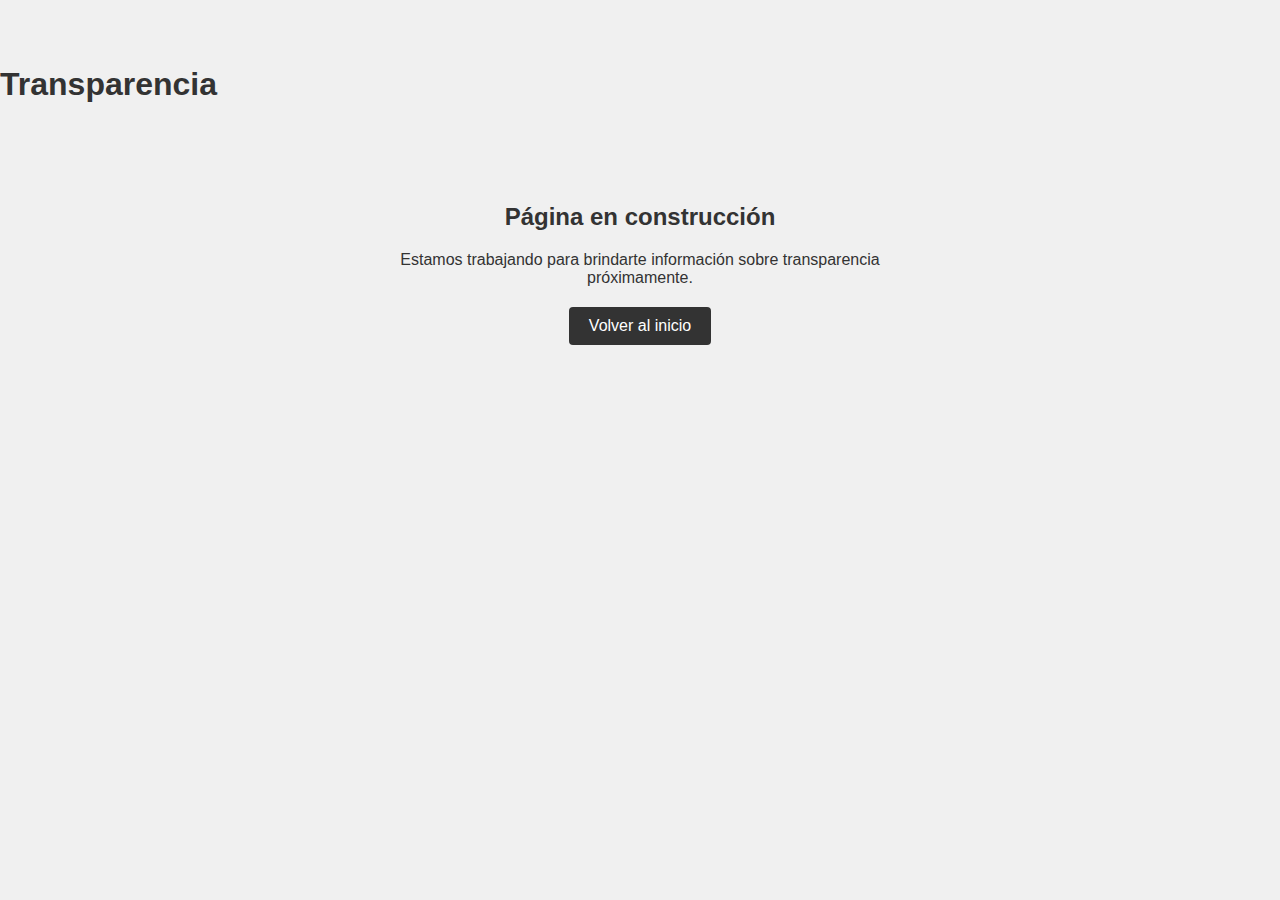
<file: Transparencia.html>
<!DOCTYPE html>
<html lang="es">
<head>
    <meta charset="UTF-8">
    <meta name="viewport" content="width=device-width, initial-scale=1.0">
    <title>Transparencia - Dana</title>
    <link rel="stylesheet" href="styles.css">
</head>
<body>
    <div class="container">
        <h1>Transparencia</h1>
        <div class="construction-message">
            <h2>Página en construcción</h2>
            <p>Estamos trabajando para brindarte información sobre transparencia próximamente.</p>
            <a href="index.html" class="button">Volver al inicio</a>
        </div>
    </div>
</body>
</html>
</file>
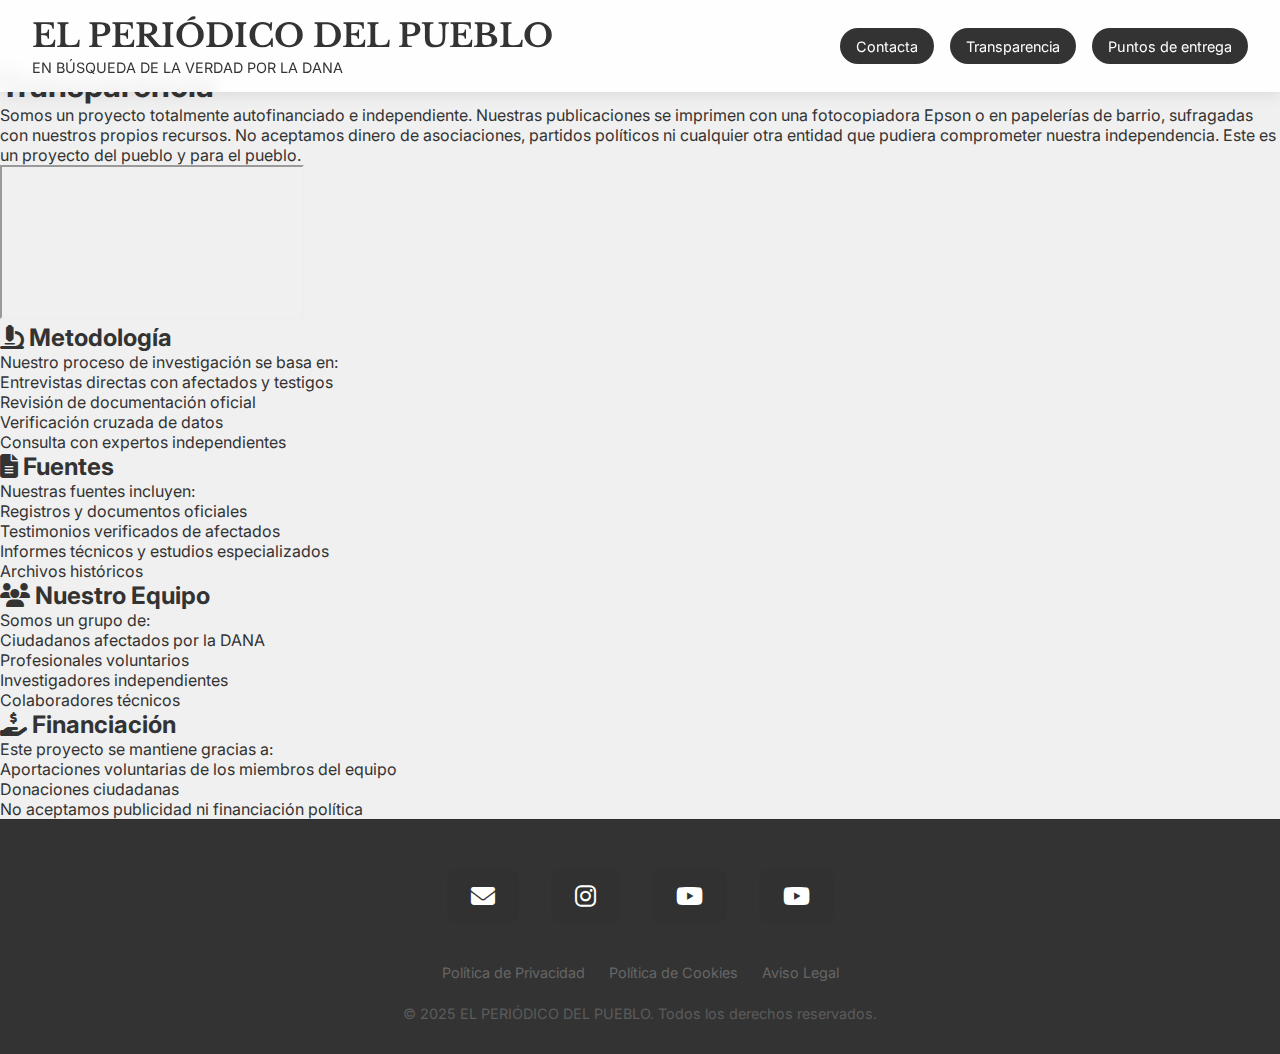
<file: transparencia.html>
<!DOCTYPE html>
<html lang="es">
<head>
    <meta charset="UTF-8">
    <meta name="viewport" content="width=device-width, initial-scale=1.0">
    <title>Transparencia - EL PERIÓDICO DEL PUEBLO</title>
    <link rel="stylesheet" href="styles.css">
    <link href="https://fonts.googleapis.com/css2?family=Libre+Baskerville:wght@700&family=Inter:wght@100;400;500&display=swap" rel="stylesheet">
    <link rel="stylesheet" href="https://cdnjs.cloudflare.com/ajax/libs/font-awesome/6.5.1/css/all.min.css">
    <link rel="icon" href="data:image/svg+xml,<svg xmlns='http://www.w3.org/2000/svg' viewBox='0 0 24 24' width='64' height='64'><text y='20' font-size='18' text-anchor='middle' x='50%'>📰</text></svg>" type="image/svg+xml">
    <meta name="theme-color" content="#333333">
    <meta name="description" content="Transparencia - El Periódico del Pueblo">
</head>
<body>
    <!-- Header -->
    <header class="navbar">
        <div class="brand">
            <a href="index.html" class="home-button">
                <h1 class="title">EL PERIÓDICO DEL PUEBLO</h1>
            </a>
            <p class="subtitle">EN BÚSQUEDA DE LA VERDAD POR LA DANA</p>
        </div>
        <nav class="nav-buttons">
            <a href="contacta_con_nosotros.html" class="nav-button">
                <span class="contact-text-long">Contacta</span>
            </a>
            <a href="transparencia.html" class="nav-button">Transparencia</a>
            <a href="puntos_de_entrega.html" class="nav-button">Puntos de entrega</a>
        </nav>
    </header>

    <!-- Contenido principal -->
    <main class="main-content">
        <div class="container">
            <section class="transparency-section">
                <h1 class="section-title">Transparencia</h1>
                <p class="section-description">
                    Somos un proyecto totalmente autofinanciado e independiente. Nuestras publicaciones se imprimen con una fotocopiadora Epson o en papelerías de barrio, sufragadas con nuestros propios recursos. No aceptamos dinero de asociaciones, partidos políticos ni cualquier otra entidad que pudiera comprometer nuestra independencia. Este es un proyecto del pueblo y para el pueblo.
                </p>

                <!-- Video de la impresora -->
                <div class="transparency-video">
                    <iframe 
                        src="https://www.youtube.com/embed/LjmxKkW3ZCw" 
                        title="Video de nuestra impresora"
                        loading="lazy"
                        allow="accelerometer; autoplay; clipboard-write; encrypted-media; gyroscope; picture-in-picture"
                        allowfullscreen>
                    </iframe>
                </div>
                
                <div class="transparency-cards">
                    <!-- Sección de Metodología -->
                    <div class="transparency-card">
                        <h2><i class="fas fa-microscope"></i> Metodología</h2>
                        <div class="transparency-content">
                            <p>Nuestro proceso de investigación se basa en:</p>
                            <ul>
                                <li>Entrevistas directas con afectados y testigos</li>
                                <li>Revisión de documentación oficial</li>
                                <li>Verificación cruzada de datos</li>
                                <li>Consulta con expertos independientes</li>
                            </ul>
                        </div>
                    </div>

                    <!-- Sección de Fuentes -->
                    <div class="transparency-card">
                        <h2><i class="fas fa-file-alt"></i> Fuentes</h2>
                        <div class="transparency-content">
                            <p>Nuestras fuentes incluyen:</p>
                            <ul>
                                <li>Registros y documentos oficiales</li>
                                <li>Testimonios verificados de afectados</li>
                                <li>Informes técnicos y estudios especializados</li>
                                <li>Archivos históricos</li>
                            </ul>
                        </div>
                    </div>

                    <!-- Sección de Equipo -->
                    <div class="transparency-card">
                        <h2><i class="fas fa-users"></i> Nuestro Equipo</h2>
                        <div class="transparency-content">
                            <p>Somos un grupo de:</p>
                            <ul>
                                <li>Ciudadanos afectados por la DANA</li>
                                <li>Profesionales voluntarios</li>
                                <li>Investigadores independientes</li>
                                <li>Colaboradores técnicos</li>
                            </ul>
                        </div>
                    </div>

                    <!-- Sección de Financiación -->
                    <div class="transparency-card">
                        <h2><i class="fas fa-hand-holding-usd"></i> Financiación</h2>
                        <div class="transparency-content">
                            <p>Este proyecto se mantiene gracias a:</p>
                            <ul>
                                <li>Aportaciones voluntarias de los miembros del equipo</li>
                                <li>Donaciones ciudadanas</li>
                                <li>No aceptamos publicidad ni financiación política</li>
                            </ul>
                        </div>
                    </div>
                </div>
            </section>
        </div>
    </main>

    <!-- Footer -->
    <footer class="footer">
        <div class="footer-container">
            <div class="footer-social">
                <a href="mailto:postdanavlc@gmail.com" class="social-link" title="Email">
                    <i class="fas fa-envelope"></i>
                </a>
                <a href="https://instagram.com/periodico_del_pueblo" target="_blank" class="social-link" title="Instagram: @Periodico_del_pueblo">
                    <i class="fab fa-instagram"></i>
                </a>
                <a href="https://youtube.com/@AfectadosDanaDeValencia" target="_blank" class="social-link" title="YouTube: @AfectadosDanaDeValencia">
                    <i class="fab fa-youtube"></i>
                </a>
                <a href="https://youtube.com/@entrevistasperiodicodelpueblo" target="_blank" class="social-link" title="YouTube: @entrevistasperiodicodelpueblo">
                    <i class="fab fa-youtube"></i>
                </a>
            </div>
            <div class="footer-links">
                <a href="politica-privacidad.html">Política de Privacidad</a>
                <a href="politica-cookies.html">Política de Cookies</a>
                <a href="aviso-legal.html">Aviso Legal</a>
            </div>
            <div class="footer-copyright">
                © 2025 EL PERIÓDICO DEL PUEBLO. Todos los derechos reservados.
            </div>
        </div>
    </footer>

    <script src="scripts.js"></script>
</body>
</html>
</file>
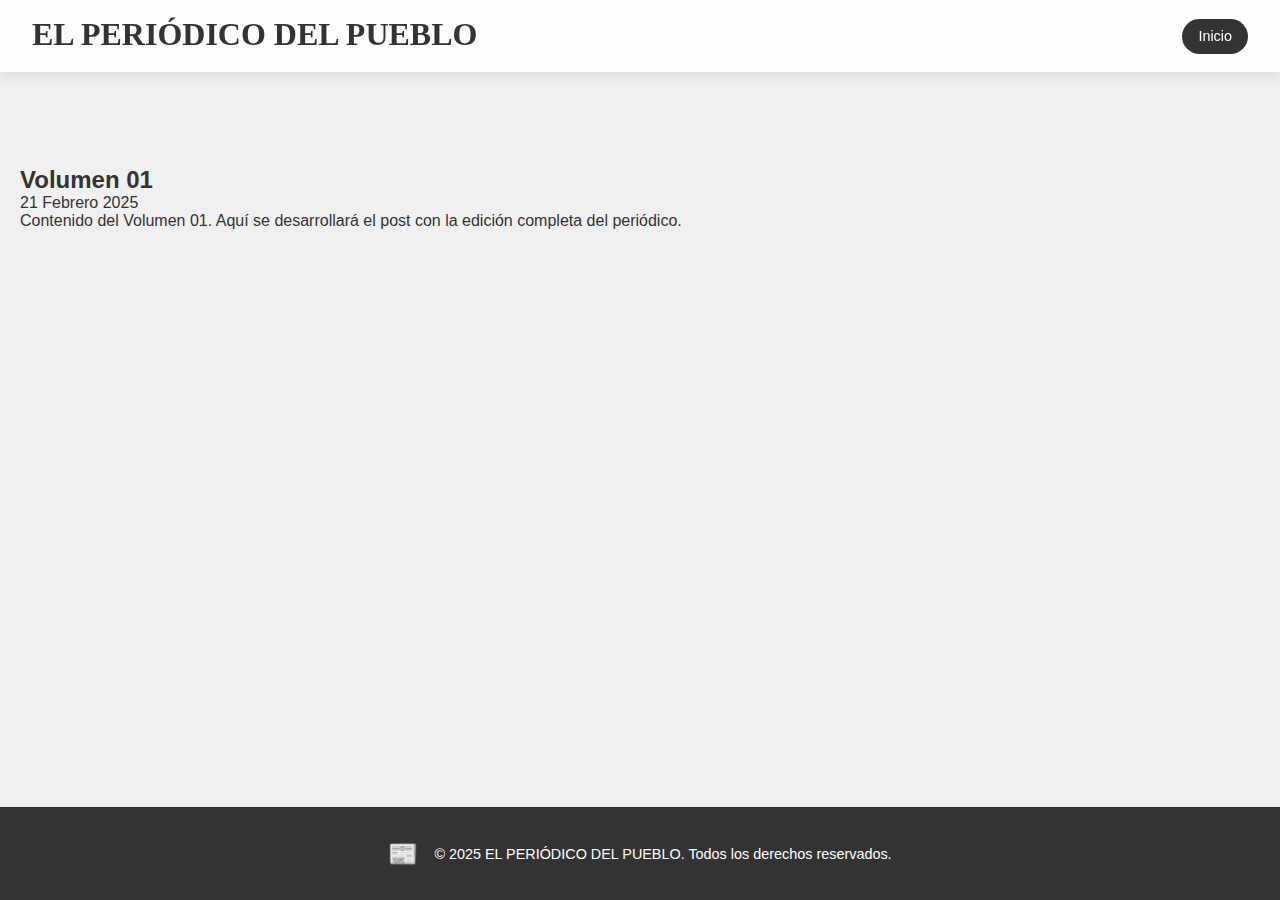
<file: volumen01.html>
<!DOCTYPE html>
<html lang="es">
<head>
  <meta charset="UTF-8">
  <meta name="viewport" content="width=device-width, initial-scale=1.0">
  <title>Volumen 01 - El Períodico del Pueblo</title>
  <link rel="stylesheet" href="styles.css">
</head>
<body>
  <!-- Header simple para navegación -->
  <header class="navbar">
    <div class="brand">
      <a href="index.html" class="home-button">
        <h1 class="title">EL PERIÓDICO DEL PUEBLO</h1>
      </a>
    </div>
    <nav class="nav-buttons">
      <a href="index.html" class="nav-button">Inicio</a>
    </nav>
  </header>
  <main style="padding:100px 20px;">
    <h2>Volumen 01</h2>
    <time>21 Febrero 2025</time>
    <p>Contenido del Volumen 01. Aquí se desarrollará el post con la edición completa del periódico.</p>
  </main>
  <footer class="footer">
    <div class="footer-content">
      <div class="footer-logo">📰</div>
      <p class="footer-text">© 2025 EL PERIÓDICO DEL PUEBLO. Todos los derechos reservados.</p>
    </div>
  </footer>
</body>
</html>
</file>
<file: styles.css>
:root {
  --color-primary: #333;        /* Negro unificado */
  --color-secondary: #666;       /* Gris más oscuro para mejor legibilidad */
  --color-bg: #f0f0f0;              /* Fondo ligeramente más oscuro para reducir el contraste */
  --color-white: #fff;
  --accent: #e63946;
  --transition: 0.4s;
  --ease-out-expo: cubic-bezier(0.19, 1, 0.22, 1);
  --ease-in-out: cubic-bezier(0.4, 0, 0.2, 1);
  --transition-slow: 0.6s;
  --whatsapp-green: #128C7E;
  --whatsapp-dark: #075E54;
  --whatsapp-light: #25D366;
}

* {
  margin: 0;
  padding: 0;
  box-sizing: border-box;
  font-family: 'Inter', sans-serif;
}

html {
  scroll-behavior: smooth;
  scroll-padding-top: 100px; /* Para compensar el header fijo */
}

/* Ajustes generales */
body {
  display: flex;
  flex-direction: column;
  min-height: 100vh;
  background: var(--color-bg);
  color: var(--color-primary);
  padding-top: 66px; /* Reducido de 70px para permitir un ligero solapamiento */
  transition: background var(--transition);
  font-smooth: antialiased;      /* Suavizado de fuentes para mejorar la apariencia en macOS y Windows */
}

main {
  flex: 1;
}

.navbar {
  position: fixed;
  top: 0;
  left: 0;
  width: 100%;
  backdrop-filter: blur(8px);
  background: rgba(255,255,255,0.9);
  box-shadow: 0 2px 15px rgba(0,0,0,0.1);
  padding: 1rem 2rem; /* Reducido de 1.2rem */
  display: flex;
  justify-content: space-between;
  align-items: center;
  z-index: 1000;
  transition: padding var(--transition);
}

.brand .title {
  font-family: 'Libre Baskerville', serif;
  font-size: 2rem;
  color: var(--color-primary);
  margin-bottom: 0.2rem;
  text-decoration: none;
  white-space: nowrap;
}

.brand .subtitle {
  font-size: 0.9rem;
  color: var (--color-secondary);
}

.home-button {
  text-decoration: none;
  color: var(--color-primary);
}

.nav-buttons {
  display: flex;
  align-items: center;
  gap: 1rem;
}

.nav-button, .dropdown-toggle {
  background: var(--color-primary);
  color: var(--color-white);
  padding: 0.6rem 1rem;
  border-radius: 50px;
  text-decoration: none;
  font-size: 0.9rem;
  border: none;
  cursor: pointer;
  transition: background var(--transition), transform var(--transition);
}

.nav-button:hover, .dropdown-toggle:hover {
  background: var(--accent);
  transform: translateY(-2px);
}

.dropdown {
  position: relative;
  display: inline-block;
}

.dropdown-menu {
  position: absolute;
  left: 50%;
  transform: translateX(-65%); /* Cambiado de -50% a -65% para mover más a la izquierda */
  min-width: 200px;
  background-color: var(--color-white);
  box-shadow: 0 2px 5px rgba(0,0,0,0.2);
  border-radius: 4px;
  padding: 8px 0;
  z-index: 1000;
  display: none;
  margin-top: 8px;
}

.dropdown-menu.active {
  display: block;
}

.dropdown-menu li {
  list-style: none;
}

.dropdown-menu .dropdown-item {
  display: block;
  padding: 0.75rem 1rem;
  color: var(--color-primary);
  text-decoration: none;
  transition: background 0.3s ease;
}

.dropdown-menu .dropdown-item:hover {
  background: #f7f7f7;
}

.manifesto-row {
  display: flex;
  width: 100%;
  overflow: hidden;
  margin-bottom: 2rem;
  margin-top: 1.7rem; /* Reducido de 1.8rem para subir un pixel más */
}

.manifesto-title-box {
  background: var(--accent);
  color: var(--color-white);
  padding: 0.8rem 1rem;
  flex: 0 0 auto;
  display: flex;
  align-items: center;
  justify-content: center;
  white-space: nowrap;
  animation: pulseTransparency 3s ease-in-out infinite;
}

@keyframes pulseTransparency {
  0%, 100% { opacity: 1; }
  50% { opacity: 0.85; }
}

.manifesto-scroll-box {
  background: var(--color-primary);
  color: var(--color-white);
  flex: 1 1 auto;
  overflow: hidden;
  display: flex;
  align-items: center;
  position: relative;
}

.scrolling-text {
  white-space: nowrap;
  display: inline-block;
  padding-left: 100%;
  animation: marquee 40s linear infinite;
}

@keyframes marquee {
  0% { transform: translateX(0); }
  100% { transform: translateX(-100%); }
}

.posts-container {
  display: grid;
  grid-template-columns: 1fr;
  gap: 1.5rem; /* Reducido de 2rem */
  width: 100%;
  max-width: 1200px;
  margin: 1.5rem auto; /* Reducido de 2rem */
  padding: 0 2rem; /* Aumentado para mejor espaciado lateral en PC */
}

.edition-card {
  width: 100%;
  padding: 1.5rem; /* Aumentado de 1rem para mejor espaciado interno */
  background: var(--color-white);
  border-radius: 15px;
  box-shadow: 0 6px 20px rgba(0,0,0,0.1);
  transition: transform 0.6s var(--ease-out-expo),  /* Increased from 0.4s to 0.6s */
              box-shadow var(--transition) var(--ease-out-expo);
  margin-bottom: 1.5rem; /* Reducido de 2rem */
  transform: translateY(0);
  position: relative; /* Añadir esta línea si no existe */
}

.edition-card:hover {
  transform: translateY(-5px); /* Reduced from -8px to -5px for subtler movement */
}

.edition-card::after {
  content: '';
  position: absolute;
  inset: 0;
  border-radius: 15px;
  border-radius: 15px;
  background: radial-gradient(
    800px circle at var(--mouse-x) var(--mouse-y),
    rgba(255, 255, 255, 0.06),
    transparent 40%
  );
  opacity: 0;
  transition: opacity var(--transition);
  pointer-events: none; /* Añadir esta línea */
}

.post-grid {
  display: grid;
  grid-template-columns: 45% 55%;
  gap: 2rem; /* Aumentado de 1rem para mejor separación */
  align-items: start;
}

.video-placeholder {
  position: relative;
  width: 100%;
  padding-bottom: 56.25%; /* Aspect ratio 16:9 */
  border-radius: 15px;
  overflow: hidden;
}

.video-placeholder iframe {
  position: absolute;
  top: 0;
  left: 0;
  width: 100%;
  height: 100%;
  border: 0;
  border-radius: 15px;
}

.post-text {
  display: flex;
  flex-direction: column;
  gap: 0.5rem;
}

.edition-header {
  margin-bottom: 0.5rem;
  text-align: left;
}

.edition-title {
  font-family: 'Libre Baskerville', serif;
  font-size: 1.8rem;
  color: var(--color-primary);
  margin-bottom: 0.2rem;
}

.edition-date {
  font-size: 0.85rem;
  color: var(--color-secondary);
}

.edition-description {
  margin: 0.8rem 0;
  font-size: 0.95rem;
  color: var(--color-primary);
  text-align: left;
  white-space: normal;
  overflow: visible;
}

.edition-actions {
  display: flex;
  gap: 0.8rem;
  justify-content: flex-start;
  flex-wrap: wrap;
}

.edition-button {
  display: inline-block;
  padding: 0.6rem 1.2rem;
  border-radius: 50px;
  text-decoration: none;
  font-size: 0.95rem;
  cursor: pointer;
  transition: all var(--transition);
  text-align: center;
  position: relative;
  overflow: hidden;
  transition: all var(--transition);
  transform: translateY(0); /* Añadir esta línea */
}

.edition-button::before {
  content: '';
  position: absolute;
  top: 50%;
  left: 50%;
  width: 0;
  height: 0;
  background: rgba(255, 255, 255, 0.1);
  border-radius: 50%;
  transform: translate(-50%, -50%);
  transition: width 0.6s var(--ease-out-expo),
              height 0.6s var(--ease-out-expo);
}

.edition-button:active::before {
  width: 400px;
  height: 400px;
}

.edition-button.loading {
  pointer-events: none;
  opacity: 0.7;
}

.edition-button.loading::after {
  content: '';
  position: absolute;
  width: 16px;
  height: 16px;
  top: 50%;
  left: 50%;
  margin: -8px 0 0 -8px;
  border: 2px solid rgba(255, 255, 255, 0.3);
  border-radius: 50%;
  border-top-color: var(--color-white);
  animation: button-loading-spinner 0.6s linear infinite;
}

@keyframes button-loading-spinner {
  from {
    transform: rotate(0turn);
  }
  to {
    transform: rotate(1turn);
  }
}

.filled {
  background: var(--color-primary);
  color: var(--color-white) !important; /* Forzar color */
  border: none;
}

.outlined {
  background: transparent;
  border: 2px solid var(--color-primary);
  color: var (--color-primary) !important; /* Forzar color */
}

.filled:hover {
  background: var(--accent);
  transform: translateY(-2px);
}

.outlined:hover {
  background: var(--accent); /* Cambiado de var(--color-primary) a var(--accent) */
  color: var(--color-white) !important; /* Añadido !important para asegurar que el color cambie */
  transform: translateY(-2px);
  border-color: var(--accent); /* Añadido para que el borde también cambie de color */
}

.edition-button.outlined {
  background: transparent;
  border: 1px solid #333333;
  color: #333333;
}

.edition-button.outlined:hover {
  background: #333333;
  color: var(--color-white);
}

.footer {
  background: rgba(255, 255, 255, 0.95);
  backdrop-filter: blur(8px);
  padding: 2rem 1rem;
  margin-top: 3rem;
  border-top: 1px solid rgba(0, 0, 0, 0.1);
}

.footer-container {
  max-width: 1200px;
  margin: 0 auto;
  display: flex;
  flex-direction: column;
  gap: 1.5rem;
  align-items: center;
  text-align: center;
}

.footer-social {
  display: flex;
  justify-content: center;
  gap: 2rem;
  margin-bottom: 1rem;
  flex-wrap: nowrap;
  align-items: center;
}

.social-link {
  color: var(--color-primary);  /* Cambiado de color-white para mejor visibilidad */
  text-decoration: none;
  display: flex;
  align-items: center;
  transition: color var(--transition);
}

.social-link i {
  font-size: 1.5rem;
}

.footer-links {
  display: flex;
  gap: 1.5rem;
  flex-wrap: wrap;
  justify-content: center;
}

.footer-links a {
  color: var(--color-secondary);
  text-decoration: none;
  font-size: 0.9rem;
  transition: color 0.2s;
}

.footer-links a:hover {
  color: var(--color-primary);
}

.footer-copyright {
  color: var(--color-secondary);
  font-size: 0.85rem;
}

@media (max-width: 768px) {
  .footer {
    padding: 1.5rem 1rem;
  }

  .footer-social {
    flex-direction: row;  /* Forzar dirección horizontal */
    flex-wrap: nowrap;    /* Evitar que los elementos se envuelvan */
    gap: 1.5rem;         /* Reducir el espacio entre iconos en móvil */
    justify-content: center;
    width: 100%;         /* Asegurar que ocupe todo el ancho disponible */
  }

  .social-link i {
    font-size: 1.3rem;   /* Reducir ligeramente el tamaño de los iconos en móvil */
  }

  .footer-social {
    flex-direction: row; /* Mantener dirección horizontal */
    gap: 1.5rem; /* Espaciado entre iconos */
    justify-content: center;
  }

  .social-link {
    font-size: 1.2rem; /* Ajustar tamaño de iconos en móvil */
  }

  .footer-links {
    gap: 1rem;
  }
}

.footer {
  background: var(--color-primary);
  color: var(--color-white);
  padding: 2rem 1rem;
  margin-top: auto;
  position: relative;  /* Añadir position relative */
  z-index: 1001;      /* Mayor que el z-index de los botones flotantes (999) */
}

.footer-container {
  max-width: 1200px;
  margin: 0 auto;
  display: flex;
  flex-direction: column;
  gap: 1.5rem;
  align-items: center;
}

.footer-social {
  display: flex;
  gap: 1.5rem;
  flex-wrap: wrap;
  justify-content: center;
}

.social-link {
  color: var(--color-white);
  text-decoration: none;
  display: flex;
  align-items: center;
  gap: 0.5rem;
  transition: color var(--transition);
}

.social-link:hover {
  color: var(--accent);
}

.social-link i {
  font-size: 1.2rem;
}

.footer-content {
  max-width: 800px;
  margin: 0 auto;
  display: flex;
  align-items: center;
  justify-content: center;
  gap: 1rem;
}

.footer-logo {
  font-size: 1.5rem;
}

.footer-text {
  font-size: 0.9rem;
}

.footer-copyright {
  font-size: 0.9rem;
  opacity: 0.8;
  text-align: center;
}

/* Media queries para tablets */
@media (max-width: 1024px) {
  .posts-container {
    padding: 0 1.5rem;
    gap: 1.25rem;
  }

  .post-grid {
    grid-template-columns: 1fr 1fr; /* Mantiene 2 columnas */
    gap: 1.5rem;
  }

  .edition-card {
    padding: 1.25rem;
  }
}

@media (max-width: 768px) {
  body {
    padding-top: 90px; /* Aumentado para dar más espacio en móvil */
  }
  
  .navbar {
    flex-direction: column;
    text-align: center;
    padding: 0.75rem 1rem;
  }
  
  .nav-buttons {
    margin-top: 0.5rem;
  }
  
  .manifesto-row {
    flex-direction: column;
    margin-top: 1.2rem; /* Reducido de 3rem para subirlo */
    width: 100%;
  }
  
  .manifesto-title-box, .manifesto-scroll-box {
    width: 100%;
  }
  .manifesto-scroll-box {
    padding: 0.75rem 0;
  }
  .posts-container {
    grid-template-columns: 1fr;
    padding: 0 1rem;
    margin: 1rem auto;
    gap: 1rem;
  }
  .edition-card {
    margin: 1rem 0;
    padding: 1rem;
  }
  .post-grid {
    grid-template-columns: 1fr; /* Vídeo arriba, texto abajo */
    gap: 1rem;
  }
  .edition-header {
    margin-bottom: 0.75rem;
  }
  .edition-title {
    font-size: 1.5rem; /* Reducido de 1.8rem */
  }
  .edition-description {
    margin: 0.6rem 0;
  }
  .edition-actions {
    gap: 0.6rem;
  }
  .manifesto-scroll-box {
    padding: 0.75rem 0;
  }
  .volumes-text::before {
    content: "Busca";
  }
  .brand .title {  /* Changed from just .title to .brand .title */
    font-size: 1.12rem;
    white-space: nowrap;
    width: 100%;
    transform: none;
    text-align: center;
  }
  .brand {
    width: 100%;
    text-align: center;
  }

  .home-button {
    display: block;
    width: 100%;
  }

  .dropdown-menu {
    left: 50%;
    transform: translateX(-65%); /* Aplicado también en media query */
    width: 90vw; /* Ancho relativo al viewport */
    max-width: 300px; /* Máximo ancho para mantener legibilidad */
  }

  .dropup-content {
    min-width: 280px;
    left: 50%;
    transform: translateX(-50%);
    padding: 1.25rem;
  }
  
  .print-button-container {
    bottom: 1.5rem;
    width: 90%;
  }
  
  .print-button-container .modal-button {
    padding: 0.7rem 1.2rem;
    font-size: 0.85rem;
  }

  .print-text-long {
    display: none;
  }
  
  .print-text-short {
    display: inline;
  }

  .footer-social {
    flex-direction: column;
    align-items: center;
    gap: 1rem;
  }

  .social-link {
    font-size: 0.9rem;
  }
}

@media (max-width: 480px) {
  .edition-title {
    font-size: 1.3rem;
  }

  .edition-button {
    padding: 0.5rem 1rem;
    font-size: 0.9rem;
  }

  .nav-button, .dropdown-toggle {
    padding: 0.5rem 0.8rem;
    font-size: 0.85rem;
  }

  .dropdown-menu {
    width: 95vw;
    left: 50%;
    transform: translateX(-65%); /* Consistencia en todos los breakpoints */
  }
}

.modal {
  display: none;
  position: fixed;
  top: 0;
  left: 0;
  width: 100%;
  height: 100%;
  background-color: rgba(0, 0, 0, 0.5);
  z-index: 2000;
}

.modal-content {
  background-color: white;
  margin: 15% auto;
  padding: 20px;
  border-radius: 5px;
  width: 80%;
  max-width: 500px;
  position: relative;
}

.close {
  position: absolute;
  right: 10px;
  top: 10px;
  font-size: 28px;
  cursor: pointer;
}

.modal-button {
  background: rgba(255, 255, 255, 0.9);
  backdrop-filter: blur(8px);
  color: var(--color-primary);
  padding: 0.8rem 1.5rem;
  border: none;
  border-radius: 50px;
  cursor: pointer;
  font-size: 0.9rem;
  transition: all var(--transition);
  box-shadow: 0 2px 15px rgba(0,0,0,0.1);
}

.modal-button:hover {
  background: rgba(255, 255, 255, 0.95);
  transform: translateY(-2px);
  box-shadow: 0 4px 20px rgba(0,0,0,0.15);
}

.print-button-container {
  position: fixed;
  bottom: 2rem;
  left: 50%;
  transform: translateX(-50%);
  z-index: 999;
  display: flex;
  gap: 1rem;
  align-items: center;
  justify-content: center; /* Añadido para mejor centrado */
  width: 100%; /* Asegura que ocupe todo el ancho */
  max-width: 600px; /* Limita el ancho máximo */
}

.print-button-container .modal-button {
  background: var(--color-white);
  color: var(--color-primary);
  padding: 0.8rem 1.5rem;
  border-radius: 50px;
  font-size: 0.9rem;
  border: none;
  cursor: pointer;
  transition: all var(--transition);
  box-shadow: 0 2px 15px rgba(0,0,0,0.1);
}

.print-button-container .modal-button:hover {
  transform: translateY(-2px);
  box-shadow: 0 4px 20px rgba(0,0,0,0.15);
}

.dropup {
  position: relative;
  display: inline-block;
}

.dropup-content {
  position: fixed;
  bottom: 100px;
  left: 50%;
  transform: translateX(-50%);
  width: 85%;
  max-width: 350px;
  background: rgba(225, 225, 225, 0.8);
  backdrop-filter: blur(12px);
  border-radius: 12px;
  padding: 1.25rem;
  box-shadow: 0 -4px 20px rgba(0,0,0,0.1);
  opacity: 0;
  visibility: hidden;
  transition: all var(--transition) var(--ease-out-expo);
  z-index: 1000;
  text-align: center;
}

.dropup-content.active {
  opacity: 1;
  visibility: visible;
  transform: translateX(-50%) translateY(0);
}

.dropup-content h3 {
  font-family: 'Libre Baskerville', serif;
  margin-bottom: 1rem;
  color: var(--color-primary);
  text-align: center; /* Asegurar que el título esté centrado */
}

.dropup-content p {
  font-size: 0.95rem;
  line-height: 1.6;
  color: var(--color-secondary);
  margin-bottom: 1rem;
  text-align: center; /* Centrar el texto del contenido */
}

/* Ajuste responsive para móviles */
@media (max-width: 768px) {
  .dropup-content {
    bottom: 80px; /* Solo ajustamos la altura en móvil */
  }
  
  .print-button-container {
    bottom: 1.5rem;
    padding: 0 1rem;
  }
}

.construction-message {
  text-align: center;
  padding: 50px 20px;
  margin: 50px auto;
  max-width: 600px;
}

.construction-message h2 {
  margin-bottom: 20px;
}

.button {
  display: inline-block;
  padding: 10px 20px;
  margin-top: 20px;
  background-color: #333;
  color: white;
  text-decoration: none;
  border-radius: 4px;
}

.button:hover {
  background-color: #555;
}

/* Añade esto donde están los estilos de los botones */
.volumes-button::before {
  content: "volúmenes";
}

.volumes-text::before {
  content: "Busca";
}

/* Añade esto junto a los otros estilos de botones */
.contact-button::before {
  content: "Contacta";
}

.contact-button span {
  display: none;
}

/* Añade estas clases nuevas */
.print-text-long {
  display: inline;
}

.print-text-short {
  display: none;
}

@media (max-width: 768px) {
  .print-text-long {
    display: none;
  }
  
  .print-text-short {
    display: inline;
  }
}

.cookie-banner {
  position: fixed;
  bottom: 2rem;
  left: 50%;
  transform: translateX(-50%) translateY(100%);
  width: 90%;
  max-width: 600px;
  background: rgba(255, 255, 255, 0.95);
  backdrop-filter: blur(8px);
  color: var(--color-primary);
  padding: 1.5rem;
  z-index: 1000;
  border-radius: 12px;
  box-shadow: 0 4px 20px rgba(0, 0, 0, 0.1);
  transition: transform 0.3s ease-in-out;
}

.cookie-banner.show {
  transform: translateX(-50%) translateY(0);
}

.cookie-content {
  max-width: 1200px;
  margin: 0 auto;
  display: flex;
  flex-wrap: wrap;
  justify-content: space-between;
  align-items: center;
  gap: 1rem;
}

.cookie-content p {
  margin: 0;
  flex: 1;
  min-width: 300px;
}

.cookie-buttons {
  display: flex;
  gap: 1rem;
  align-items: center;
  flex-wrap: wrap;
}

.cookie-button {
  padding: 0.5rem 1.5rem;
  border: none;
  border-radius: 4px;
  cursor: pointer;
  font-weight: 500;
  transition: opacity 0.2s;
}

.cookie-button:hover {
  opacity: 0.9;
}

.cookie-button.accept {
  background: #4CAF50;
  color: white;
}

.cookie-button.reject {
  background: #f44336;
  color: white;
}

.cookie-link {
  color: #fff;
  text-decoration: underline;
}

/* Estilos para la página de política de cookies */
.content-container {
  max-width: 800px;
  margin: 2rem auto;
  padding: 0 1rem;
}

.content-container h1 {
  margin-bottom: 2rem;
}

.content-container section {
  margin-bottom: 2rem;
}

.content-container h2 {
  margin-bottom: 1rem;
}

.content-container h3 {
  margin: 1rem 0;
}

.content-container p {
  line-height: 1.6;
  margin-bottom: 1rem;
}

.cookie-header {
  margin-bottom: 1rem;
}

.cookie-header h3 {
  font-size: 1.2rem;
  margin: 0;
}

.cookie-options {
  display: flex;
  flex-direction: column;
  gap: 0.5rem;
  margin: 1rem 0;
}

.cookie-option {
  display: flex;
  align-items: center;
  gap: 0.5rem;
  cursor: pointer;
}

.cookie-option input[type="checkbox"] {
  cursor: pointer;
}

.cookie-option input[type="checkbox"]:disabled {
  cursor: not-allowed;
}

.cookie-button.accept-selected {
  background: #2196F3;
  color: white;
}

.cookie-banner {
  position: fixed;
  bottom: 2rem;
  left: 50%;
  transform: translateX(-50%) translateY(100%);
  width: 90%;
  max-width: 600px;
  background: rgba(255, 255, 255, 0.95);
  backdrop-filter: blur(8px);
  color: var(--color-primary);
  padding: 1.5rem;
  z-index: 1000;
  border-radius: 12px;
  box-shadow: 0 4px 20px rgba(0, 0, 0, 0.1);
  transition: transform 0.3s ease-in-out;
}

.cookie-banner.show {
  transform: translateX(-50%) translateY(0);
}

.cookie-content {
  display: flex;
  flex-direction: column;
  gap: 1rem;
}

.cookie-header h3 {
  color: var(--color-primary);
  font-size: 1.1rem;
  margin: 0;
}

.cookie-content p {
  font-size: 0.9rem;
  margin: 0;
  color: var(--color-secondary);
}

.cookie-options {
  display: flex;
  flex-direction: column;
  gap: 0.5rem;
}

.cookie-option {
  display: flex;
  align-items: center;
  gap: 0.5rem;
  font-size: 0.9rem;
  color: var(--color-secondary);
}

.cookie-buttons {
  display: flex;
  flex-wrap: wrap;
  gap: 0.5rem;
  margin-top: 0.5rem;
}

.cookie-button {
  padding: 0.5rem 1rem;
  border: none;
  border-radius: 6px;
  cursor: pointer;
  font-size: 0.85rem;
  font-weight: 500;
  transition: all 0.2s;
}

.cookie-button.accept {
  background: var(--color-primary);
  color: white;
}

.cookie-button.accept-selected {
  background: var(--color-secondary);
  color: white;
}

.cookie-button.reject {
  background: transparent;
  border: 1px solid var(--color-primary);
  color: var(--color-primary);
}

.cookie-link {
  color: var(--color-primary);
  font-size: 0.85rem;
  text-decoration: underline;
}

@media (max-width: 768px) {
  .cookie-banner {
    width: calc(100% - 2rem);
    bottom: 1rem;
    padding: 1rem;
  }
  
  .cookie-buttons {
    justify-content: center;
  }
}

/* Estilos del banner de cookies */
.cookie-banner {
  position: fixed;
  bottom: 2rem;
  left: 50%;
  transform: translateX(-50%) translateY(100%);
  width: 90%;
  max-width: 400px; /* Reducido para hacerlo más estrecho */
  background: rgba(255, 255, 255, 0.95);
  backdrop-filter: blur(8px);
  color: var(--color-primary);
  padding: 1.5rem;
  z-index: 1000;
  border-radius: 12px;
  box-shadow: 0 4px 20px rgba(0, 0, 0, 0.1);
  transition: transform 0.3s ease-in-out;
  opacity: 0;
  visibility: hidden;
}

.cookie-banner.show {
  transform: translateX(-50%) translateY(0);
  opacity: 1;
  visibility: visible;
}

.cookie-content {
  display: flex;
  flex-direction: column;
  gap: 1rem;
}

.cookie-header h3 {
  color: var(--color-primary);
  font-size: 1.1rem;
  margin: 0;
}

.cookie-content p {
  font-size: 0.9rem;
  margin: 0;
  color: var(--color-secondary);
}

.cookie-options {
  display: flex;
  flex-direction: column;
  gap: 0.5rem;
}

.cookie-option {
  display: flex;
  align-items: center;
  gap: 0.5rem;
  font-size: 0.9rem;
  color: var(--color-secondary);
}

.cookie-buttons {
  display: flex;
  flex-wrap: wrap;
  gap: 0.5rem;
  margin-top: 0.5rem;
}

.cookie-button {
  padding: 0.5rem 1rem;
  border: none;
  border-radius: 6px;
  cursor: pointer;
  font-size: 0.85rem;
  font-weight: 500;
  transition: all 0.2s;
}

.cookie-button.accept {
  background: var(--color-primary);
  color: white;
}

.cookie-button.accept-selected {
  background: var(--color-secondary);
  color: white;
}

.cookie-button.reject {
  background: transparent;
  border: 1px solid var(--color-primary);
  color: var(--color-primary);
}

.cookie-link {
  color: var(--color-primary);
  font-size: 0.85rem;
  text-decoration: underline;
}

@media (max-width: 768px) {
  .cookie-banner {
    width: calc(100% - 2rem);
    bottom: 1rem;
    padding: 1rem;
  }
  
  .cookie-buttons {
    justify-content: center;
  }
}

/* Estilos específicos para la política de privacidad */
.privacy-content {
  padding-top: 2rem;
}

.privacy-content h1 {
  font-family: 'Libre Baskerville', serif;
  color: var(--color-primary);
  margin-bottom: 2rem;
}

.privacy-content section {
  margin-bottom: 2.5rem;
}

.privacy-content h2 {
  color: var(--color-primary);
  font-size: 1.4rem;
  margin-bottom: 1rem;
}

.privacy-content p {
  color: var(--color-secondary);
  line-height: 1.6;
  margin-bottom: 1rem;
}

.privacy-content ul {
  list-style-type: disc;
  margin-left: 1.5rem;
  margin-bottom: 1rem;
}

.privacy-content li {
  color: var(--color-secondary);
  margin-bottom: 0.5rem;
  line-height: 1.6;
}

.privacy-content .contact-info {
  background: rgba(0, 0, 0, 0.05);
  padding: 1rem;
  border-radius: 6px;
  display: inline-block;
}

@media (max-width: 768px) {
  .privacy-content {
    padding-top: 1.5rem;
  }

  .privacy-content h1 {
    font-size: 1.8rem;
  }

  .privacy-content h2 {
    font-size: 1.2rem;
  }
}

/* Estilos específicos para el aviso legal */
.legal-content {
  padding-top: 2rem;
}

.legal-content h1 {
  font-family: 'Libre Baskerville', serif;
  color: var(--color-primary);
  margin-bottom: 2rem;
  text-align: center;
}

.legal-content section {
  margin-bottom: 2.5rem;
  background: rgba(255, 255, 255, 0.95);
  padding: 2rem;
  border-radius: 12px;
  box-shadow: 0 2px 10px rgba(0, 0, 0, 0.05);
}

.legal-content h2 {
  color: var(--color-primary);
  font-size: 1.4rem;
  margin-bottom: 1rem;
  border-bottom: 2px solid var(--accent);
  padding-bottom: 0.5rem;
}

.legal-content h3 {
  color: var(--color-primary);
  font-size: 1.2rem;
  margin: 1.5rem 0 1rem 0;
}

.legal-content p {
  color: var(--color-secondary);
  line-height: 1.6;
  margin-bottom: 1rem;
}

@media (max-width: 768px) {
  .legal-content {
    padding-top: 1.5rem;
  }

  .legal-content section {
    padding: 1.5rem;
  }

  .legal-content h1 {
    font-size: 1.8rem;
  }

  .legal-content h2 {
    font-size: 1.2rem;
  }

  .legal-content h3 {
    font-size: 1.1rem;
  }
}

/* Contact Page Styles */
.contact-page {
    min-height: calc(100vh - 200px);
    padding: 6rem 1rem;
    background: linear-gradient(135deg, var(--color-bg) 0%, var(--color-white) 100%);
}

.contact-container {
    max-width: 1200px;
    margin: 0 auto;
    display: grid;
    grid-template-columns: repeat(2, 1fr);
    gap: 3rem;
    animation: fadeIn 0.6s var(--ease-out-expo);
}

/* Card Styles */
.contact-card {
    background: var(--color-white);
    padding: 2.5rem;
    border-radius: 20px;
    box-shadow: 0 10px 30px rgba(0,0,0,0.08);
    border: 1px solid rgba(0,0,0,0.05);
    transition: transform 0.4s var(--ease-out-expo),
                box-shadow 0.4s var(--ease-out-expo);
}

.contact-card:hover {
    transform: translateY(-5px);
    box-shadow: 0 20px 40px rgba(0,0,0,0.12);
}

/* WhatsApp Section */
.whatsapp-section {
    display: flex;
    flex-direction: column;
    align-items: center;
    text-align: center;
}

.whatsapp-section i {
    font-size: 3rem;
    color: var(--whatsapp-green);
    margin-bottom: 1.5rem;
}

.whatsapp-section h3 {
    font-size: 1.5rem;
    color: var(--color-primary);
    margin-bottom: 1rem;
}

.whatsapp-section p {
    color: var(--color-secondary);
    line-height: 1.6;
    margin-bottom: 2rem;
}

.qr-container {
    display: flex;
    flex-direction: column;
    align-items: center;
    gap: 1.5rem;
    animation: slideInUp 0.6s var(--ease-out-expo);
}

.qr-container {
    display: flex;
    justify-content: center;
    margin-bottom: 1.5rem;
}

.qr-container canvas {
    border-radius: 12px;
    box-shadow: 0 5px 15px rgba(0,0,0,0.05);
}

.qr-container canvas {
    border-radius: 12px;
    box-shadow: 0 5px 15px rgba(0,0,0,0.05);
    margin-bottom: 1rem;
}

/* Social Media Section */
.social-section {
    display: flex;
    flex-direction: column;
}

.social-section h3 {
    font-size: 1.5rem;
    color: var(--color-primary);
    margin-bottom: 2rem;
    text-align: center;
}

.social-links {
    display: flex;
    flex-direction: column;
    gap: 1rem;
}

.social-link {
    display: flex;
    align-items: center;
    gap: 1rem;
    padding: 1rem 1.5rem;
    border-radius: 12px;
    text-decoration: none;
    background: rgba(0,0,0,0.03);
    transition: all 0.3s var(--ease-out-expo);
}

.social-link i {
    font-size: 1.5rem;
}

.social-link span {
    color: var(--color-primary);
    font-size: 1rem;
}

/* Social Media Colors */
.social-link.email { color: #EA4335; }
.social-link.instagram { color: #E4405F; }
.social-link.youtube { color: #FF0000; }

.social-link:hover {
    transform: translateY(-2px);
    background: rgba(0,0,0,0.05);
    box-shadow: 0 5px 15px rgba(0,0,0,0.1);
}

/* Buttons */
.whatsapp-button {
    display: inline-flex;
    align-items: center;
    justify-content: center;
    gap: 0.8rem;
    background: var(--whatsapp-green);
    color: var(--color-white);
    padding: 1rem 2rem;
    border-radius: 50px;
    text-decoration: none;
    font-weight: 500;
    transition: all 0.3s var(--ease-out-expo);
    box-shadow: 0 5px 15px rgba(18, 140, 126, 0.2);
    width: auto;
}

.whatsapp-button i {
    font-size: 1.2rem;
    color: var(--color-white);
}

.whatsapp-button span {
    color: var(--color-white);
}

.whatsapp-button:hover {
    background: var(--whatsapp-dark);
    transform: translateY(-2px);
    box-shadow: 0 8px 25px rgba(18, 140, 126, 0.3);
}

.whatsapp-button {
    display: inline-flex;
    align-items: center;
    justify-content: center;
    gap: 0.8rem;
    background: var(--whatsapp-green);
    color: var(--color-white);
    padding: 1rem 2rem;
    border-radius: 50px;
    text-decoration: none;
    font-weight: 500;
    transition: all 0.3s var(--ease-out-expo);
    box-shadow: 0 5px 15px rgba(18, 140, 126, 0.2);
    width: fit-content;
}

.whatsapp-button:hover {
    background: var(--whatsapp-dark);
    transform: translateY(-2px);
    box-shadow: 0 8px 25px rgba(18, 140, 126, 0.3);
}

/* Animations */
@keyframes fadeIn {
    from { opacity: 0; }
    to { opacity: 1; }
}

@keyframes slideInUp {
    from { 
        transform: translateY(20px);
        opacity: 0;
    }
    to { 
        transform: translateY(0);
        opacity: 1;
    }
}

/* Responsive Design */
@media (max-width: 768px) {
    .contact-page {
        padding: 4rem 1rem;
    }

    .contact-container {
        grid-template-columns: 1fr;
        gap: 2rem;
    }

    .contact-card {
        padding: 2rem;
    }

    .qr-container canvas {
        width: 200px !important;
        height: 200px !important;
    }

    .social-link {
        padding: 0.8rem 1.2rem;
    }

    .social-link i {
        font-size: 1.3rem;
    }

    .social-link span {
        font-size: 0.9rem;
    }

    .whatsapp-button {
        width: 100%;
    }
}

/* WhatsApp Banner */
.whatsapp-banner {
    display: flex;
    align-items: center;
    justify-content: center;
    padding: 3rem 2rem;
}

.banner-content {
    display: flex;
    flex-direction: column;
    align-items: center;
    gap: 1.5rem;
    text-align: center;
}

.banner-content > i {
    font-size: 3.5rem;
    color: var(--whatsapp-green);
}

.banner-text {
    display: flex;
    flex-direction: column;
    gap: 0.5rem;
}

.banner-text h3 {
    font-size: 1.5rem;
    color: var(--color-primary);
}

.banner-text p {
    color: var(--color-secondary);
    line-height: 1.6;
}

.whatsapp-button {
    display: inline-flex;
    align-items: center;
    gap: 0.8rem;
    background: var(--whatsapp-green);
    color: white;
    padding: 1rem 2rem;
    border-radius: 50px;
    text-decoration: none;
    font-weight: 500;
    transition: all 0.3s var(--ease-out-expo);
    box-shadow: 0 5px 15px rgba(18, 140, 126, 0.2);
}

.whatsapp-button i {
    font-size: 1.2rem;
}

.whatsapp-button:hover {
    background: var(--whatsapp-dark);
    transform: translateY(-2px);
    box-shadow: 0 8px 25px rgba(18, 140, 126, 0.3);
}

@media (max-width: 768px) {
    .whatsapp-banner {
        padding: 2rem 1.5rem;
    }

    .banner-content > i {
        font-size: 3rem;
    }

    .banner-text h3 {
        font-size: 1.3rem;
    }

    .whatsapp-button {
        width: 100%;
        justify-content: center;
        padding: 0.8rem 1.5rem;
    }
}

/* Estilos del footer social */
.footer-social {
  display: flex;
  flex-direction: row; /* Forzar dirección horizontal */
  justify-content: center;
  align-items: center;
  gap: 2rem;
  margin: 1rem 0;
  width: 100%;
  flex-wrap: nowrap; /* Evitar que los elementos se envuelvan */
}

.social-link {
  color: var(--color-white);
  text-decoration: none;
  font-size: 1.2rem;
  transition: color 0.3s ease;
  display: flex;
  align-items: center;
}

/* Media query para móvil */
@media (max-width: 768px) {
  .footer-social {
    flex-direction: row; /* Mantener horizontal en móvil */
    gap: 1.5rem; /* Reducir el espacio entre iconos en móvil */
    justify-content: center;
    padding: 0 1rem; /* Añadir padding para evitar que toque los bordes */
  }

  .social-link {
    font-size: 1.1rem; /* Reducir ligeramente el tamaño en móvil */
  }
}
</file>
